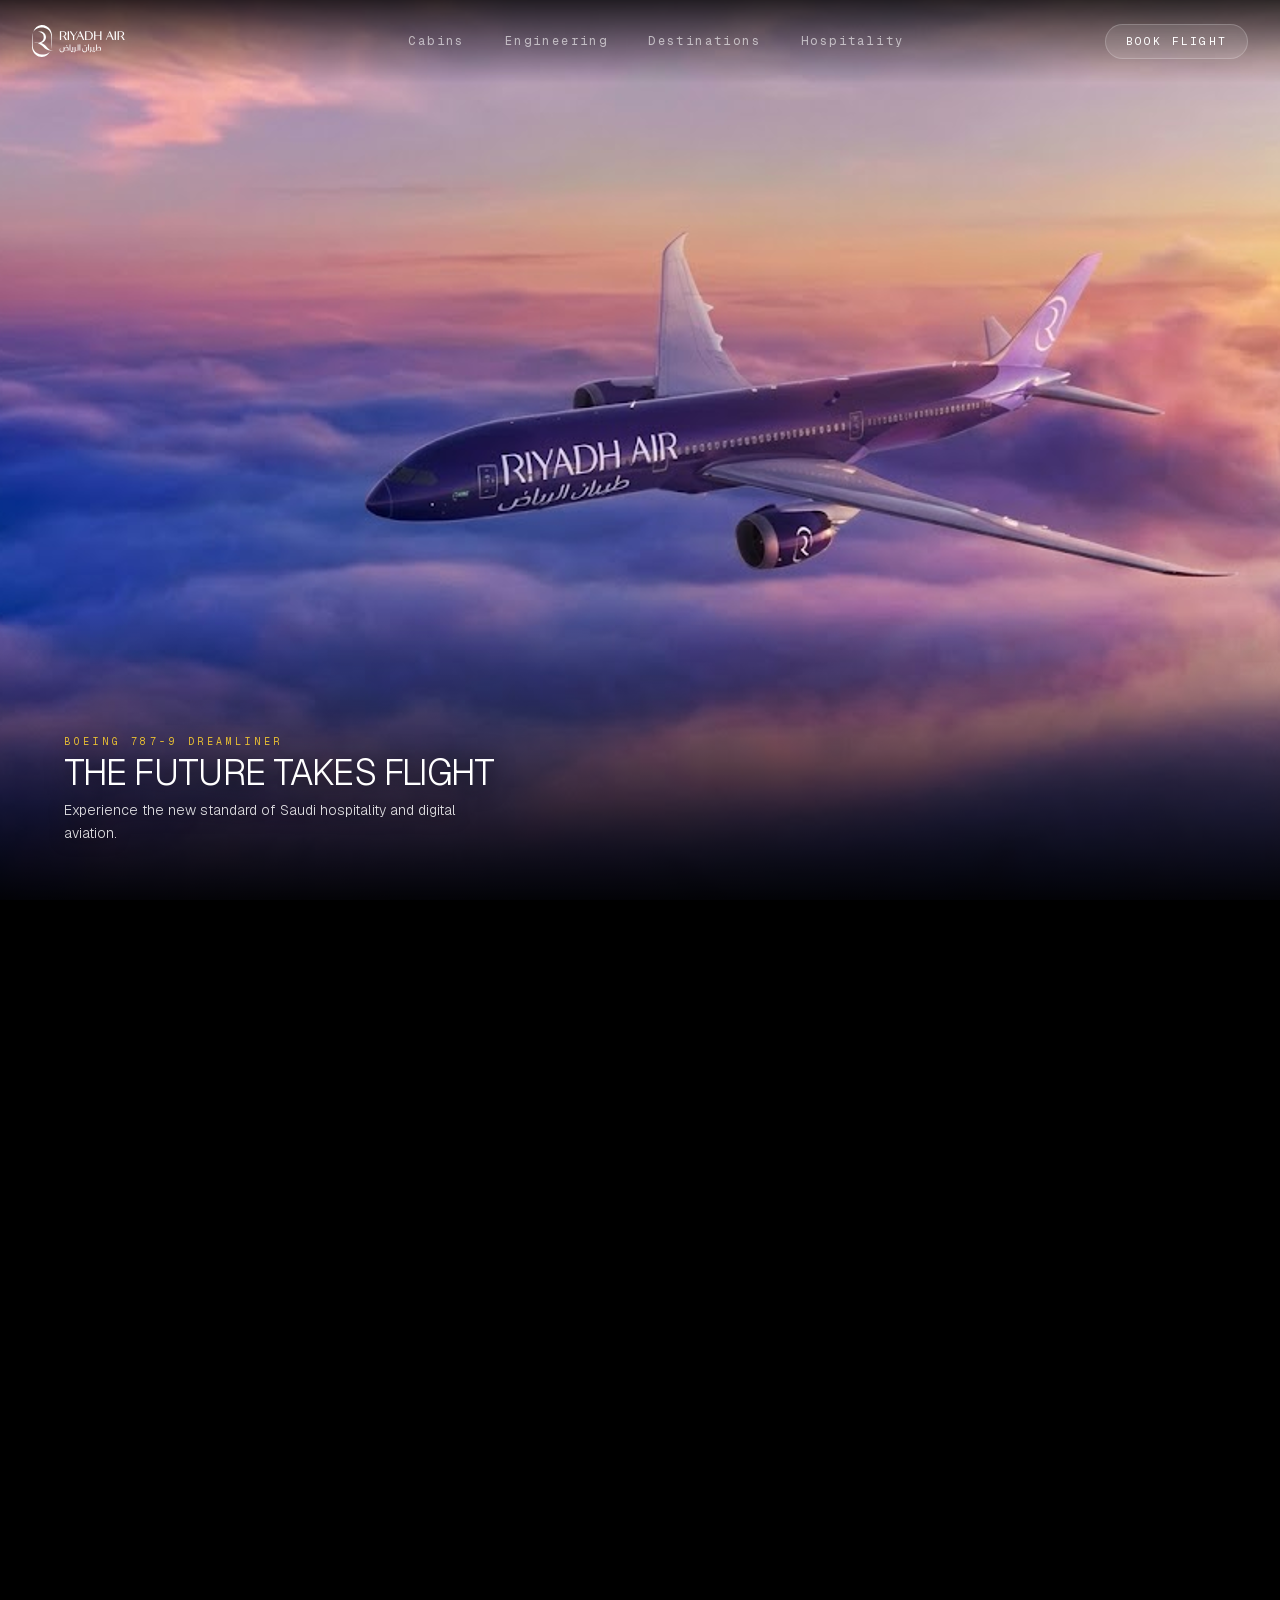
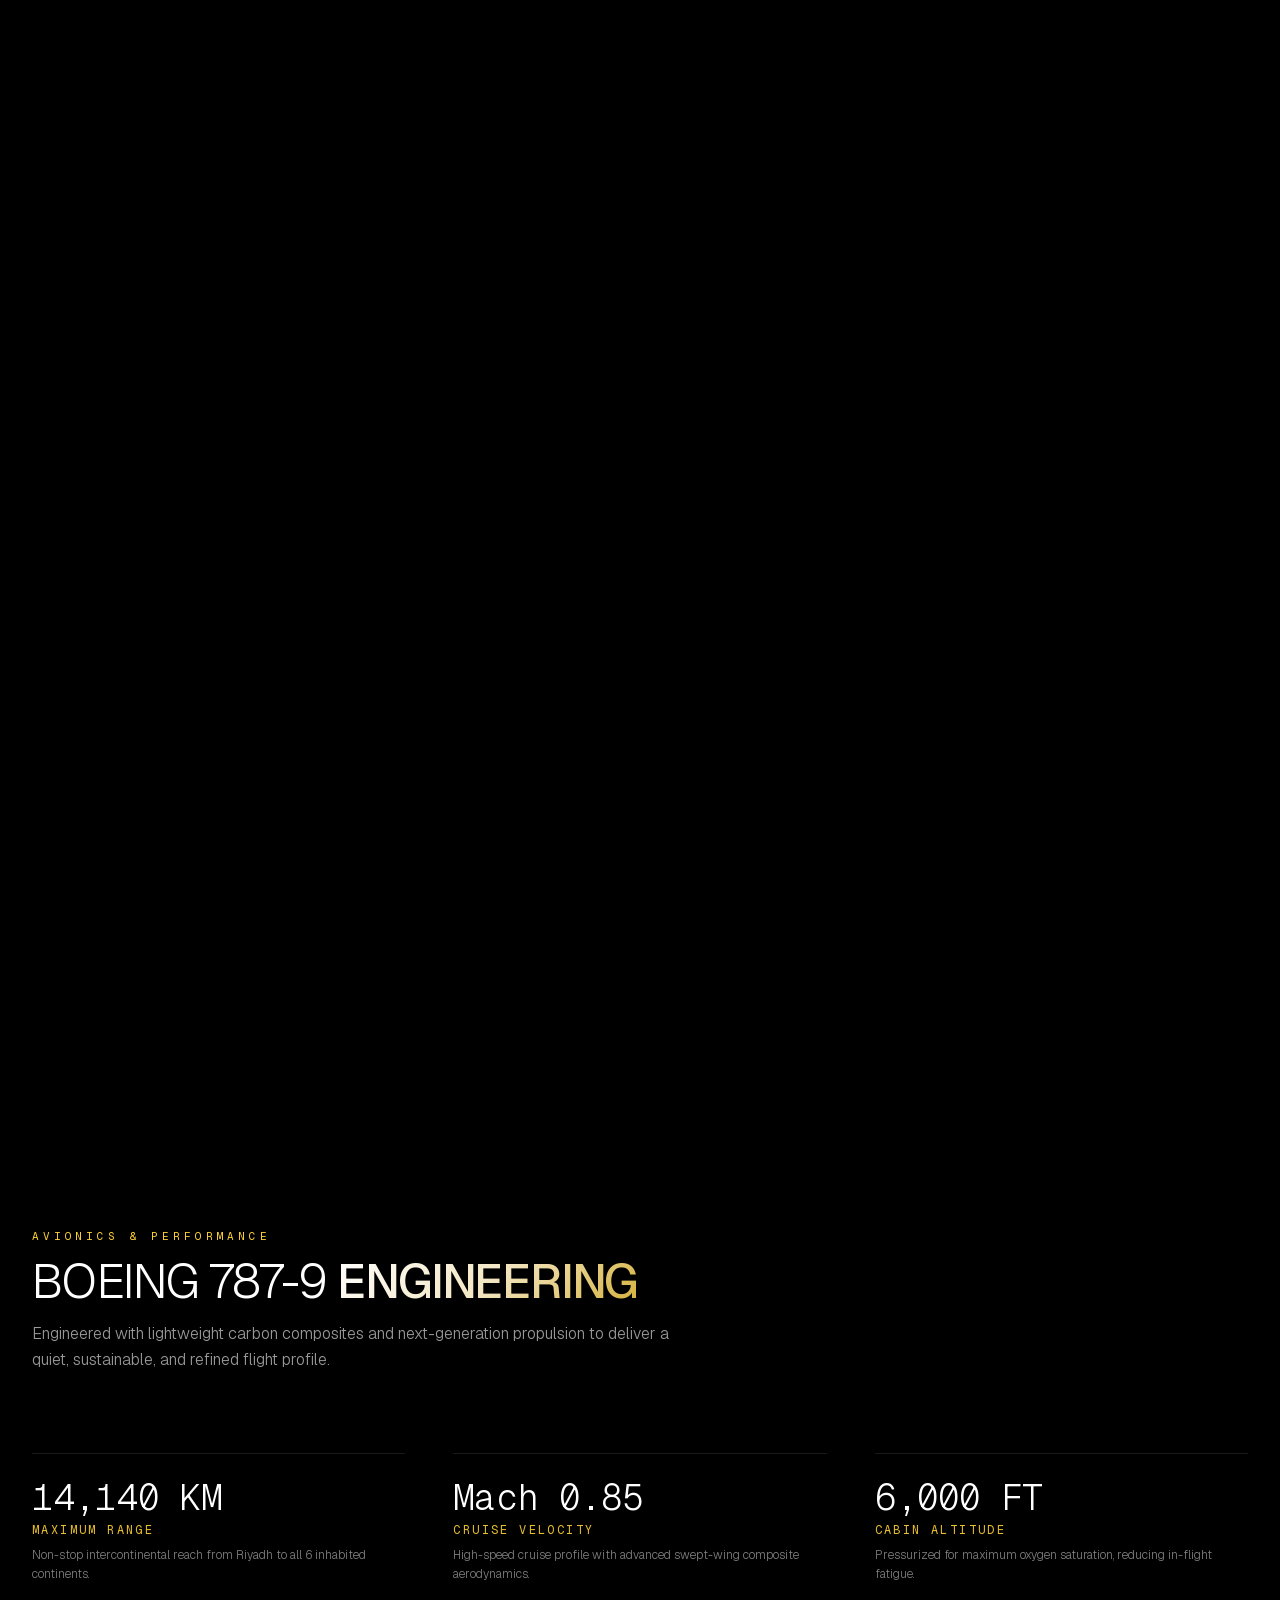
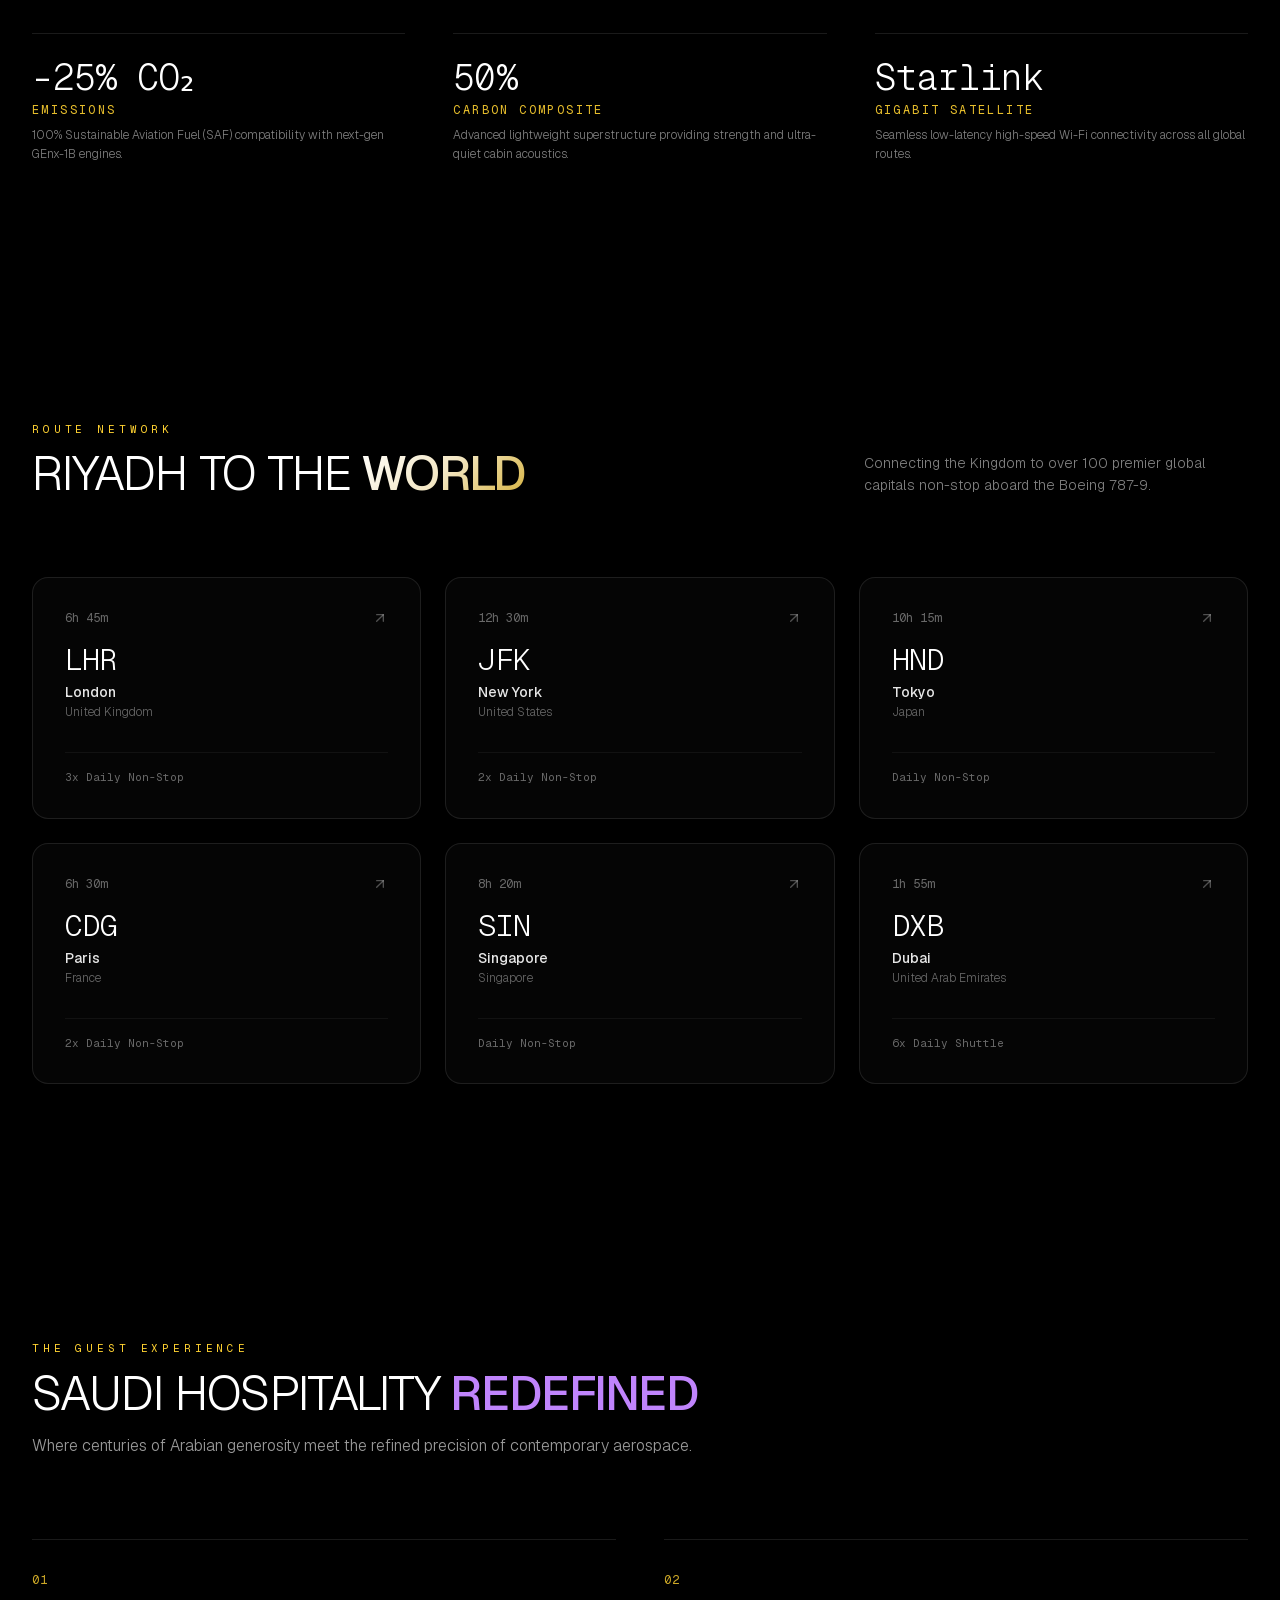
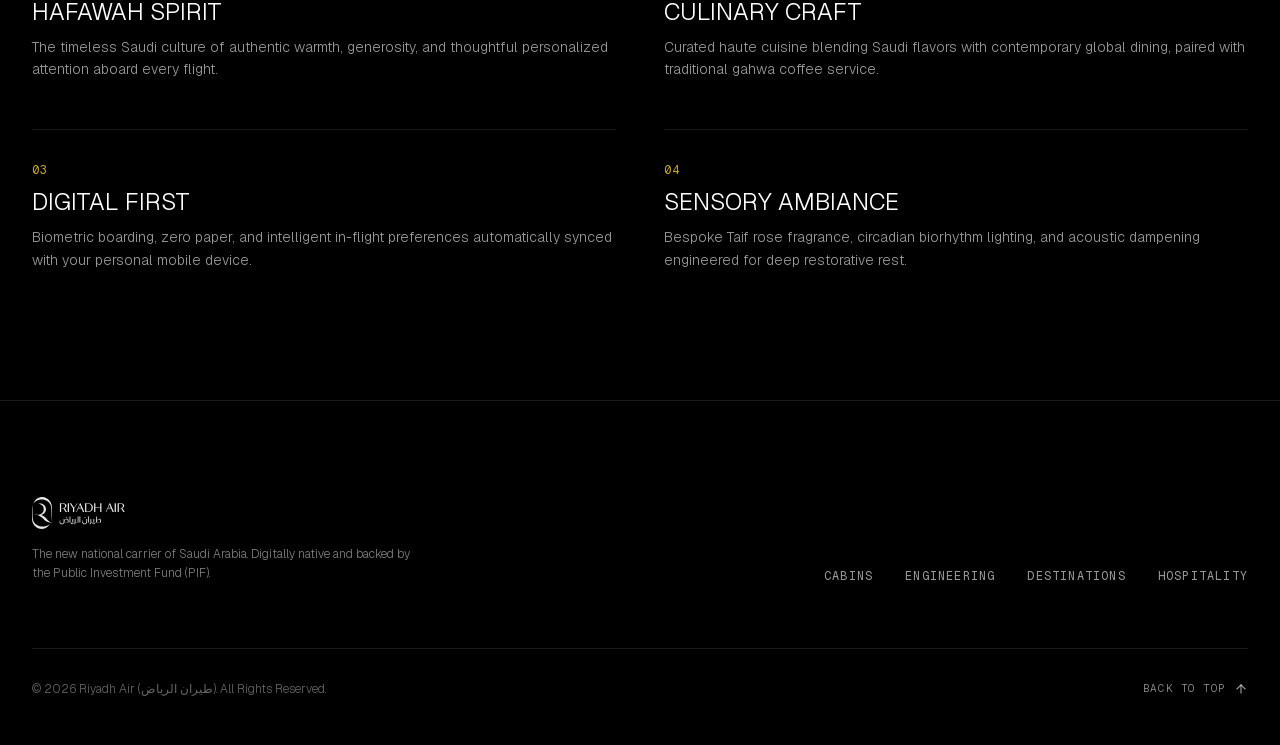
<file: index.html>
<!DOCTYPE html><html lang="en" class="geist_a71539c9-module__T19VSG__variable geist_mono_8d43a2aa-module__8Li5zG__variable h-full antialiased dark"><head><meta charSet="utf-8"/><meta name="viewport" content="width=device-width, initial-scale=1"/><link rel="preload" href="/_next/static/media/797e433ab948586e-s.p.0r6juujl39pe6.woff2" as="font" crossorigin="" type="font/woff2"/><link rel="preload" href="/_next/static/media/caa3a2e1cccd8315-s.p.0wgildi0cnwt9.woff2" as="font" crossorigin="" type="font/woff2"/><link rel="preload" as="image" href="/rx-riyadh_air-logo_vector-white-12082025.svg"/><link rel="stylesheet" href="/_next/static/chunks/3_kkh26kszpf9.css" data-precedence="next"/><link rel="preload" as="script" fetchPriority="low" href="/_next/static/chunks/12aruqaur5huj.js"/><script src="/_next/static/chunks/0_i_z5y45w3ww.js" async=""></script><script src="/_next/static/chunks/1mkbuudhndal5.js" async=""></script><script src="/_next/static/chunks/turbopack-180aqnlklkj0g.js" async=""></script><script src="/_next/static/chunks/3fntmmi971322.js" async="" crossorigin=""></script><script src="/_next/static/chunks/2n-rx46i3fr04.js" async="" crossorigin=""></script><meta name="theme-color" content="#000000"/><title>Riyadh Air | Flagship Boeing 787 Experience</title><meta name="description" content="Explore the digital-first cabin architecture of the Riyadh Air Boeing 787 Dreamliner. Saudi warmth and luxury Business Class Suites."/><link rel="icon" href="/favicon.ico?favicon.2vob68tjqpejf.ico" sizes="256x256" type="image/x-icon"/><meta name="next-size-adjust" content=""/><script src="/_next/static/chunks/0cz1d0mv5g_q7.js" noModule=""></script></head><body class="min-h-full flex flex-col bg-black text-white selection:bg-purple-600 selection:text-white"><div hidden=""><!--$--><!--/$--></div><main class="min-h-screen bg-[#0B0612] text-white selection:bg-purple-600 selection:text-white relative"><header class="fixed top-0 left-0 right-0 z-50 transition-all duration-500 py-6 bg-gradient-to-b from-black/80 to-transparent"><div class="max-w-7xl mx-auto px-6 sm:px-8 flex items-center justify-between"><a href="#" class="group flex items-center focus:outline-none" aria-label="Riyadh Air"><div class="relative w-36 sm:w-44 h-8 transition-opacity duration-300 group-hover:opacity-80"><img alt="Riyadh Air" decoding="async" data-nimg="fill" class="object-contain object-left" style="position:absolute;height:100%;width:100%;left:0;top:0;right:0;bottom:0;color:transparent" src="/rx-riyadh_air-logo_vector-white-12082025.svg"/></div></a><nav class="hidden md:flex items-center gap-10 text-xs font-mono tracking-[0.2em] uppercase"><button class="text-white/60 hover:text-white transition-colors">Cabins</button><button class="text-white/60 hover:text-white transition-colors">Engineering</button><button class="text-white/60 hover:text-white transition-colors">Destinations</button><button class="text-white/60 hover:text-white transition-colors">Hospitality</button></nav><div class="flex items-center gap-4"><button class="px-5 py-2 rounded-full font-mono text-[11px] tracking-[0.2em] uppercase transition-all duration-300 bg-white/10 hover:bg-white text-white hover:text-black border border-white/20">Book Flight</button><button class="md:hidden p-2 text-white/70 hover:text-white focus:outline-none" aria-label="Toggle Menu"><svg xmlns="http://www.w3.org/2000/svg" width="24" height="24" viewBox="0 0 24 24" fill="none" stroke="currentColor" stroke-width="2" stroke-linecap="round" stroke-linejoin="round" class="lucide lucide-menu w-5 h-5" aria-hidden="true"><path d="M4 5h16"></path><path d="M4 12h16"></path><path d="M4 19h16"></path></svg></button></div></div></header><div id="cabin-experience"><div class="fixed inset-0 z-50 flex flex-col items-center justify-center bg-[#000000] text-white select-none transition-opacity duration-300 opacity-100 pointer-events-auto"><div class="flex flex-col items-center max-w-xs w-full text-center px-4"><div class="relative w-36 sm:w-40 h-10 mb-6 opacity-90"><img alt="Riyadh Air" decoding="async" data-nimg="fill" class="object-contain" style="position:absolute;height:100%;width:100%;left:0;top:0;right:0;bottom:0;color:transparent" src="/rx-riyadh_air-logo_vector-white-12082025.svg"/></div><div class="w-32 sm:w-36 h-[1.5px] bg-white/10 relative overflow-hidden mb-2 rounded-full"><div class="absolute inset-y-0 left-0 bg-gradient-to-r from-[#C084FC] to-[#D4AF37] transition-all duration-75" style="width:0%"></div></div><span class="font-mono text-[9px] sm:text-[10px] tracking-[0.3em] text-white/40 uppercase">0<!-- -->%</span></div></div><div class="relative w-full h-[300vh] bg-[#000000]"><div class="sticky top-0 h-[100dvh] w-full overflow-hidden flex items-center justify-center bg-[#000000]"><canvas class="absolute inset-0 w-full h-full block select-none z-0"></canvas><div class="absolute inset-x-0 bottom-0 h-64 sm:h-72 pointer-events-none z-10 bg-gradient-to-t from-black/95 via-black/50 to-transparent"></div><div class="absolute inset-x-5 sm:inset-x-16 bottom-6 sm:bottom-14 z-20 pointer-events-none pb-[env(safe-area-inset-bottom,0px)]"><div style="opacity:1;transform:translate3d(0, 0px, 0)" class="max-w-xl will-change-[transform,opacity]"><span class="text-[9px] sm:text-[10px] font-mono tracking-[0.35em] text-amber-300/90 uppercase block mb-1 drop-shadow-[0_2px_8px_rgba(0,0,0,0.9)]">BOEING 787-9 DREAMLINER</span><h1 class="text-2xl sm:text-4xl font-light tracking-tight text-white uppercase drop-shadow-[0_2px_12px_rgba(0,0,0,0.95)]">The Future Takes Flight</h1><p class="mt-1 sm:mt-1.5 text-xs sm:text-sm text-white/85 font-light max-w-xs sm:max-w-md drop-shadow-[0_2px_8px_rgba(0,0,0,0.95)] leading-relaxed">Experience the new standard of Saudi hospitality and digital aviation.</p></div><div style="opacity:0;transform:translate3d(0, 24px, 0)" class="max-w-xl will-change-[transform,opacity] absolute inset-x-0 bottom-0"><span class="text-[9px] sm:text-[10px] font-mono tracking-[0.35em] text-amber-300/90 uppercase block mb-1 drop-shadow-[0_2px_8px_rgba(0,0,0,0.9)]">01 / BUSINESS SUITES</span><h2 class="text-2xl sm:text-4xl font-light tracking-tight text-white uppercase drop-shadow-[0_2px_12px_rgba(0,0,0,0.95)]">Unrivaled Privacy</h2><p class="mt-1 sm:mt-1.5 text-xs sm:text-sm text-white/85 font-light max-w-xs sm:max-w-md drop-shadow-[0_2px_8px_rgba(0,0,0,0.95)] leading-relaxed">1.4m sliding doors, lie-flat suites, and direct aisle access.</p></div><div style="opacity:0;transform:translate3d(0, 24px, 0)" class="max-w-xl will-change-[transform,opacity] absolute inset-x-0 bottom-0"><span class="text-[9px] sm:text-[10px] font-mono tracking-[0.35em] text-amber-300/90 uppercase block mb-1 drop-shadow-[0_2px_8px_rgba(0,0,0,0.9)]">02 / PREMIUM COMFORT</span><h2 class="text-2xl sm:text-4xl font-light tracking-tight text-white uppercase drop-shadow-[0_2px_12px_rgba(0,0,0,0.95)]">Elevated Space</h2><p class="mt-1 sm:mt-1.5 text-xs sm:text-sm text-white/85 font-light max-w-xs sm:max-w-md drop-shadow-[0_2px_8px_rgba(0,0,0,0.95)] leading-relaxed">38-inch pitch, winged headrests, and chef-curated dining.</p></div><div style="opacity:0;transform:translate3d(0, 24px, 0)" class="max-w-xl will-change-[transform,opacity] absolute inset-x-0 bottom-0"><span class="text-[9px] sm:text-[10px] font-mono tracking-[0.35em] text-amber-300/90 uppercase block mb-1 drop-shadow-[0_2px_8px_rgba(0,0,0,0.9)]">03 / CONNECTED CABIN</span><h2 class="text-2xl sm:text-4xl font-light tracking-tight text-white uppercase drop-shadow-[0_2px_12px_rgba(0,0,0,0.95)]">Digital First</h2><p class="mt-1 sm:mt-1.5 text-xs sm:text-sm text-white/85 font-light max-w-xs sm:max-w-md drop-shadow-[0_2px_8px_rgba(0,0,0,0.95)] leading-relaxed">High-speed Starlink Wi-Fi and 4K HDR displays across every row.</p></div></div><div id="booking-section" style="opacity:0;transform:translate3d(0, 30px, 0)" class="absolute inset-x-4 sm:inset-x-12 md:max-w-3xl mx-auto bottom-5 sm:bottom-12 z-30 will-change-[transform,opacity] pb-[env(safe-area-inset-bottom,0px)]"><div class="p-4 sm:p-7 rounded-2xl sm:rounded-3xl bg-black/90 sm:bg-black/75 backdrop-blur-xl border border-white/15 shadow-2xl"><div class="flex items-center justify-between gap-2 mb-3 sm:mb-4"><span class="text-[9px] sm:text-[10px] font-mono tracking-[0.25em] text-amber-300 uppercase">Reserve Flight</span><div class="flex items-center gap-1 sm:gap-2"><button type="button" class="px-2.5 sm:px-3 py-1 rounded-full font-mono text-[9px] sm:text-[10px] uppercase tracking-wider transition-all border border-amber-400/80 bg-amber-400/15 text-amber-300 font-semibold">Business</button><button type="button" class="px-2.5 sm:px-3 py-1 rounded-full font-mono text-[9px] sm:text-[10px] uppercase tracking-wider transition-all border border-white/10 text-white/40 hover:text-white">Premium</button><button type="button" class="px-2.5 sm:px-3 py-1 rounded-full font-mono text-[9px] sm:text-[10px] uppercase tracking-wider transition-all border border-white/10 text-white/40 hover:text-white">Economy</button></div></div><form class="grid grid-cols-2 sm:grid-cols-3 lg:grid-cols-4 gap-2"><div class="col-span-1 p-2 sm:p-2.5 rounded-xl bg-white/5 border border-white/10"><label class="block text-[8px] font-mono uppercase tracking-widest text-white/40 mb-0.5">From</label><select class="w-full bg-transparent text-white text-xs font-medium focus:outline-none cursor-pointer"><option value="RUH" class="bg-[#121212] text-white" selected="">RUH • Riyadh</option><option value="JED" class="bg-[#121212] text-white">JED • Jeddah</option></select></div><div class="col-span-1 p-2 sm:p-2.5 rounded-xl bg-white/5 border border-white/10"><label class="block text-[8px] font-mono uppercase tracking-widest text-white/40 mb-0.5">To</label><select class="w-full bg-transparent text-white text-xs font-medium focus:outline-none cursor-pointer"><option value="LHR" class="bg-[#121212] text-white" selected="">LHR<!-- --> • <!-- -->London</option><option value="JFK" class="bg-[#121212] text-white">JFK<!-- --> • <!-- -->New York</option><option value="CDG" class="bg-[#121212] text-white">CDG<!-- --> • <!-- -->Paris</option><option value="HND" class="bg-[#121212] text-white">HND<!-- --> • <!-- -->Tokyo</option><option value="DXB" class="bg-[#121212] text-white">DXB<!-- --> • <!-- -->Dubai</option><option value="SIN" class="bg-[#121212] text-white">SIN<!-- --> • <!-- -->Singapore</option><option value="FRA" class="bg-[#121212] text-white">FRA<!-- --> • <!-- -->Frankfurt</option><option value="CAI" class="bg-[#121212] text-white">CAI<!-- --> • <!-- -->Cairo</option></select></div><div class="col-span-2 sm:col-span-1 p-2 sm:p-2.5 rounded-xl bg-white/5 border border-white/10"><label class="block text-[8px] font-mono uppercase tracking-widest text-white/40 mb-0.5">Date</label><input type="date" class="w-full bg-transparent text-xs text-white focus:outline-none cursor-pointer [color-scheme:dark]" value="2026-10-15"/></div><div class="col-span-2 sm:col-span-3 lg:col-span-1 flex flex-col justify-end"><button type="submit" class="w-full h-full min-h-[38px] sm:min-h-[42px] py-2 px-4 rounded-xl font-mono text-[10px] tracking-widest uppercase transition-all bg-white text-black hover:bg-white/90 active:scale-[0.98] font-semibold flex items-center justify-center gap-1.5 shadow-lg"><span>Reserve</span><svg xmlns="http://www.w3.org/2000/svg" width="24" height="24" viewBox="0 0 24 24" fill="none" stroke="currentColor" stroke-width="2" stroke-linecap="round" stroke-linejoin="round" class="lucide lucide-arrow-right w-3.5 h-3.5" aria-hidden="true"><path d="M5 12h14"></path><path d="m12 5 7 7-7 7"></path></svg></button></div></form></div></div></div></div></div><section id="fleet-specs" class="relative py-32 px-6 sm:px-8 bg-[#000000] text-white"><div class="max-w-7xl mx-auto"><div class="max-w-2xl mb-20"><span class="text-[11px] font-mono tracking-[0.35em] text-amber-300 uppercase block mb-3">Avionics &amp; Performance</span><h2 class="text-3xl sm:text-5xl font-light tracking-tight text-white uppercase">Boeing 787-9 <span class="font-medium gold-gradient-text">Engineering</span></h2><p class="mt-4 text-sm sm:text-base text-white/60 font-light leading-relaxed">Engineered with lightweight carbon composites and next-generation propulsion to deliver a quiet, sustainable, and refined flight profile.</p></div><div class="grid grid-cols-1 md:grid-cols-2 lg:grid-cols-3 gap-10 sm:gap-12"><div class="border-t border-white/10 pt-6"><div class="text-3xl sm:text-4xl font-light text-white tracking-tight mb-1 font-mono">14,140 KM</div><div class="text-xs font-mono uppercase tracking-[0.2em] text-amber-300/90 mb-2">Maximum Range</div><p class="text-xs text-white/50 leading-relaxed font-light">Non-stop intercontinental reach from Riyadh to all 6 inhabited continents.</p></div><div class="border-t border-white/10 pt-6"><div class="text-3xl sm:text-4xl font-light text-white tracking-tight mb-1 font-mono">Mach 0.85</div><div class="text-xs font-mono uppercase tracking-[0.2em] text-amber-300/90 mb-2">Cruise Velocity</div><p class="text-xs text-white/50 leading-relaxed font-light">High-speed cruise profile with advanced swept-wing composite aerodynamics.</p></div><div class="border-t border-white/10 pt-6"><div class="text-3xl sm:text-4xl font-light text-white tracking-tight mb-1 font-mono">6,000 FT</div><div class="text-xs font-mono uppercase tracking-[0.2em] text-amber-300/90 mb-2">Cabin Altitude</div><p class="text-xs text-white/50 leading-relaxed font-light">Pressurized for maximum oxygen saturation, reducing in-flight fatigue.</p></div><div class="border-t border-white/10 pt-6"><div class="text-3xl sm:text-4xl font-light text-white tracking-tight mb-1 font-mono">-25% CO₂</div><div class="text-xs font-mono uppercase tracking-[0.2em] text-amber-300/90 mb-2">Emissions</div><p class="text-xs text-white/50 leading-relaxed font-light">100% Sustainable Aviation Fuel (SAF) compatibility with next-gen GEnx-1B engines.</p></div><div class="border-t border-white/10 pt-6"><div class="text-3xl sm:text-4xl font-light text-white tracking-tight mb-1 font-mono">50%</div><div class="text-xs font-mono uppercase tracking-[0.2em] text-amber-300/90 mb-2">Carbon Composite</div><p class="text-xs text-white/50 leading-relaxed font-light">Advanced lightweight superstructure providing strength and ultra-quiet cabin acoustics.</p></div><div class="border-t border-white/10 pt-6"><div class="text-3xl sm:text-4xl font-light text-white tracking-tight mb-1 font-mono">Starlink</div><div class="text-xs font-mono uppercase tracking-[0.2em] text-amber-300/90 mb-2">Gigabit Satellite</div><p class="text-xs text-white/50 leading-relaxed font-light">Seamless low-latency high-speed Wi-Fi connectivity across all global routes.</p></div></div></div></section><section id="destinations" class="relative py-32 px-6 sm:px-8 bg-[#000000] text-white"><div class="max-w-7xl mx-auto"><div class="flex flex-col md:flex-row md:items-end justify-between gap-6 mb-20"><div><span class="text-[11px] font-mono tracking-[0.35em] text-amber-300 uppercase block mb-3">Route Network</span><h2 class="text-3xl sm:text-5xl font-light tracking-tight text-white uppercase">Riyadh To The <span class="font-medium gold-gradient-text">World</span></h2></div><p class="text-xs sm:text-sm text-white/50 max-w-sm font-light leading-relaxed">Connecting the Kingdom to over 100 premier global capitals non-stop aboard the Boeing 787-9.</p></div><div class="grid grid-cols-1 md:grid-cols-2 lg:grid-cols-3 gap-6"><div class="group p-8 rounded-2xl bg-white/[0.02] hover:bg-white/[0.05] border border-white/10 hover:border-white/20 transition-all duration-300 cursor-pointer flex flex-col justify-between"><div><div class="flex items-center justify-between mb-4 text-xs font-mono text-white/40"><span>6h 45m</span><svg xmlns="http://www.w3.org/2000/svg" width="24" height="24" viewBox="0 0 24 24" fill="none" stroke="currentColor" stroke-width="2" stroke-linecap="round" stroke-linejoin="round" class="lucide lucide-arrow-up-right w-4 h-4 text-white/30 group-hover:text-amber-300 transition-colors" aria-hidden="true"><path d="M7 7h10v10"></path><path d="M7 17 17 7"></path></svg></div><div class="text-3xl font-light tracking-tight text-white font-mono mb-1">LHR</div><div class="text-sm font-medium text-white/90">London</div><div class="text-xs text-white/40 font-light mt-0.5">United Kingdom</div></div><div class="mt-8 pt-4 border-t border-white/5 text-[11px] font-mono text-white/40">3x Daily Non-Stop</div></div><div class="group p-8 rounded-2xl bg-white/[0.02] hover:bg-white/[0.05] border border-white/10 hover:border-white/20 transition-all duration-300 cursor-pointer flex flex-col justify-between"><div><div class="flex items-center justify-between mb-4 text-xs font-mono text-white/40"><span>12h 30m</span><svg xmlns="http://www.w3.org/2000/svg" width="24" height="24" viewBox="0 0 24 24" fill="none" stroke="currentColor" stroke-width="2" stroke-linecap="round" stroke-linejoin="round" class="lucide lucide-arrow-up-right w-4 h-4 text-white/30 group-hover:text-amber-300 transition-colors" aria-hidden="true"><path d="M7 7h10v10"></path><path d="M7 17 17 7"></path></svg></div><div class="text-3xl font-light tracking-tight text-white font-mono mb-1">JFK</div><div class="text-sm font-medium text-white/90">New York</div><div class="text-xs text-white/40 font-light mt-0.5">United States</div></div><div class="mt-8 pt-4 border-t border-white/5 text-[11px] font-mono text-white/40">2x Daily Non-Stop</div></div><div class="group p-8 rounded-2xl bg-white/[0.02] hover:bg-white/[0.05] border border-white/10 hover:border-white/20 transition-all duration-300 cursor-pointer flex flex-col justify-between"><div><div class="flex items-center justify-between mb-4 text-xs font-mono text-white/40"><span>10h 15m</span><svg xmlns="http://www.w3.org/2000/svg" width="24" height="24" viewBox="0 0 24 24" fill="none" stroke="currentColor" stroke-width="2" stroke-linecap="round" stroke-linejoin="round" class="lucide lucide-arrow-up-right w-4 h-4 text-white/30 group-hover:text-amber-300 transition-colors" aria-hidden="true"><path d="M7 7h10v10"></path><path d="M7 17 17 7"></path></svg></div><div class="text-3xl font-light tracking-tight text-white font-mono mb-1">HND</div><div class="text-sm font-medium text-white/90">Tokyo</div><div class="text-xs text-white/40 font-light mt-0.5">Japan</div></div><div class="mt-8 pt-4 border-t border-white/5 text-[11px] font-mono text-white/40">Daily Non-Stop</div></div><div class="group p-8 rounded-2xl bg-white/[0.02] hover:bg-white/[0.05] border border-white/10 hover:border-white/20 transition-all duration-300 cursor-pointer flex flex-col justify-between"><div><div class="flex items-center justify-between mb-4 text-xs font-mono text-white/40"><span>6h 30m</span><svg xmlns="http://www.w3.org/2000/svg" width="24" height="24" viewBox="0 0 24 24" fill="none" stroke="currentColor" stroke-width="2" stroke-linecap="round" stroke-linejoin="round" class="lucide lucide-arrow-up-right w-4 h-4 text-white/30 group-hover:text-amber-300 transition-colors" aria-hidden="true"><path d="M7 7h10v10"></path><path d="M7 17 17 7"></path></svg></div><div class="text-3xl font-light tracking-tight text-white font-mono mb-1">CDG</div><div class="text-sm font-medium text-white/90">Paris</div><div class="text-xs text-white/40 font-light mt-0.5">France</div></div><div class="mt-8 pt-4 border-t border-white/5 text-[11px] font-mono text-white/40">2x Daily Non-Stop</div></div><div class="group p-8 rounded-2xl bg-white/[0.02] hover:bg-white/[0.05] border border-white/10 hover:border-white/20 transition-all duration-300 cursor-pointer flex flex-col justify-between"><div><div class="flex items-center justify-between mb-4 text-xs font-mono text-white/40"><span>8h 20m</span><svg xmlns="http://www.w3.org/2000/svg" width="24" height="24" viewBox="0 0 24 24" fill="none" stroke="currentColor" stroke-width="2" stroke-linecap="round" stroke-linejoin="round" class="lucide lucide-arrow-up-right w-4 h-4 text-white/30 group-hover:text-amber-300 transition-colors" aria-hidden="true"><path d="M7 7h10v10"></path><path d="M7 17 17 7"></path></svg></div><div class="text-3xl font-light tracking-tight text-white font-mono mb-1">SIN</div><div class="text-sm font-medium text-white/90">Singapore</div><div class="text-xs text-white/40 font-light mt-0.5">Singapore</div></div><div class="mt-8 pt-4 border-t border-white/5 text-[11px] font-mono text-white/40">Daily Non-Stop</div></div><div class="group p-8 rounded-2xl bg-white/[0.02] hover:bg-white/[0.05] border border-white/10 hover:border-white/20 transition-all duration-300 cursor-pointer flex flex-col justify-between"><div><div class="flex items-center justify-between mb-4 text-xs font-mono text-white/40"><span>1h 55m</span><svg xmlns="http://www.w3.org/2000/svg" width="24" height="24" viewBox="0 0 24 24" fill="none" stroke="currentColor" stroke-width="2" stroke-linecap="round" stroke-linejoin="round" class="lucide lucide-arrow-up-right w-4 h-4 text-white/30 group-hover:text-amber-300 transition-colors" aria-hidden="true"><path d="M7 7h10v10"></path><path d="M7 17 17 7"></path></svg></div><div class="text-3xl font-light tracking-tight text-white font-mono mb-1">DXB</div><div class="text-sm font-medium text-white/90">Dubai</div><div class="text-xs text-white/40 font-light mt-0.5">United Arab Emirates</div></div><div class="mt-8 pt-4 border-t border-white/5 text-[11px] font-mono text-white/40">6x Daily Shuttle</div></div></div></div></section><section id="hospitality" class="relative py-32 px-6 sm:px-8 bg-[#000000] text-white"><div class="max-w-7xl mx-auto"><div class="max-w-2xl mb-20"><span class="text-[11px] font-mono tracking-[0.35em] text-amber-300 uppercase block mb-3">The Guest Experience</span><h2 class="text-3xl sm:text-5xl font-light tracking-tight text-white uppercase">Saudi Hospitality <span class="font-medium text-[#C084FC]">Redefined</span></h2><p class="mt-4 text-sm sm:text-base text-white/60 font-light leading-relaxed">Where centuries of Arabian generosity meet the refined precision of contemporary aerospace.</p></div><div class="grid grid-cols-1 md:grid-cols-2 gap-12"><div class="border-t border-white/10 pt-8"><span class="font-mono text-xs text-amber-300/80 tracking-widest block mb-2">01</span><h3 class="text-xl sm:text-2xl font-light text-white mb-2 uppercase">Hafawah Spirit</h3><p class="text-xs sm:text-sm text-white/60 leading-relaxed font-light">The timeless Saudi culture of authentic warmth, generosity, and thoughtful personalized attention aboard every flight.</p></div><div class="border-t border-white/10 pt-8"><span class="font-mono text-xs text-amber-300/80 tracking-widest block mb-2">02</span><h3 class="text-xl sm:text-2xl font-light text-white mb-2 uppercase">Culinary Craft</h3><p class="text-xs sm:text-sm text-white/60 leading-relaxed font-light">Curated haute cuisine blending Saudi flavors with contemporary global dining, paired with traditional gahwa coffee service.</p></div><div class="border-t border-white/10 pt-8"><span class="font-mono text-xs text-amber-300/80 tracking-widest block mb-2">03</span><h3 class="text-xl sm:text-2xl font-light text-white mb-2 uppercase">Digital First</h3><p class="text-xs sm:text-sm text-white/60 leading-relaxed font-light">Biometric boarding, zero paper, and intelligent in-flight preferences automatically synced with your personal mobile device.</p></div><div class="border-t border-white/10 pt-8"><span class="font-mono text-xs text-amber-300/80 tracking-widest block mb-2">04</span><h3 class="text-xl sm:text-2xl font-light text-white mb-2 uppercase">Sensory Ambiance</h3><p class="text-xs sm:text-sm text-white/60 leading-relaxed font-light">Bespoke Taif rose fragrance, circadian biorhythm lighting, and acoustic dampening engineered for deep restorative rest.</p></div></div></div></section><footer class="relative bg-[#000000] border-t border-white/10 text-white pt-24 pb-12 px-6 sm:px-8"><div class="max-w-7xl mx-auto"><div class="flex flex-col md:flex-row items-start md:items-end justify-between gap-10 pb-16 border-b border-white/10"><div class="space-y-4"><div class="relative w-44 h-8 opacity-90"><img alt="Riyadh Air" loading="lazy" decoding="async" data-nimg="fill" class="object-contain object-left" style="position:absolute;height:100%;width:100%;left:0;top:0;right:0;bottom:0;color:transparent" src="/rx-riyadh_air-logo_vector-white-12082025.svg"/></div><p class="text-xs text-white/50 max-w-sm font-light leading-relaxed">The new national carrier of Saudi Arabia. Digitally native and backed by the Public Investment Fund (PIF).</p></div><div class="flex flex-wrap items-center gap-8 text-xs font-mono text-white/60 uppercase tracking-widest"><a href="#cabin-experience" class="hover:text-white transition-colors">Cabins</a><a href="#fleet-specs" class="hover:text-white transition-colors">Engineering</a><a href="#destinations" class="hover:text-white transition-colors">Destinations</a><a href="#hospitality" class="hover:text-white transition-colors">Hospitality</a></div></div><div class="pt-8 flex flex-col sm:flex-row items-center justify-between gap-4 text-xs text-white/40 font-light"><div>© <!-- -->2026<!-- --> Riyadh Air (طيران الرياض). All Rights Reserved.</div><button class="flex items-center gap-2 text-white/60 hover:text-white transition-colors font-mono text-[11px] uppercase tracking-wider"><span>Back to Top</span><svg xmlns="http://www.w3.org/2000/svg" width="24" height="24" viewBox="0 0 24 24" fill="none" stroke="currentColor" stroke-width="2" stroke-linecap="round" stroke-linejoin="round" class="lucide lucide-arrow-up w-3.5 h-3.5" aria-hidden="true"><path d="m5 12 7-7 7 7"></path><path d="M12 19V5"></path></svg></button></div></div></footer></main><!--$--><!--/$--><script src="/_next/static/chunks/12aruqaur5huj.js" id="_R_" async=""></script><script>(self.__next_f=self.__next_f||[]).push([0])</script><script>self.__next_f.push([1,"1:\"$Sreact.fragment\"\n2:I[39756,[\"/_next/static/chunks/3fntmmi971322.js\"],\"default\"]\n3:I[37457,[\"/_next/static/chunks/3fntmmi971322.js\"],\"default\"]\n4:I[62319,[\"/_next/static/chunks/3fntmmi971322.js\",\"/_next/static/chunks/2n-rx46i3fr04.js\"],\"default\"]\n5:I[55786,[\"/_next/static/chunks/3fntmmi971322.js\",\"/_next/static/chunks/2n-rx46i3fr04.js\"],\"default\"]\n6:I[87698,[\"/_next/static/chunks/3fntmmi971322.js\",\"/_next/static/chunks/2n-rx46i3fr04.js\"],\"default\"]\n7:I[28560,[\"/_next/static/chunks/3fntmmi971322.js\",\"/_next/static/chunks/2n-rx46i3fr04.js\"],\"default\"]\n8:I[37439,[\"/_next/static/chunks/3fntmmi971322.js\",\"/_next/static/chunks/2n-rx46i3fr04.js\"],\"default\"]\n9:I[56691,[\"/_next/static/chunks/3fntmmi971322.js\",\"/_next/static/chunks/2n-rx46i3fr04.js\"],\"default\"]\na:I[97367,[\"/_next/static/chunks/3fntmmi971322.js\"],\"OutletBoundary\"]\nb:\"$Sreact.suspense\"\nd:I[97367,[\"/_next/static/chunks/3fntmmi971322.js\"],\"ViewportBoundary\"]\nf:I[97367,[\"/_next/static/chunks/3fntmmi971322.js\"],\"MetadataBoundary\"]\n11:I[68027,[\"/_next/static/chunks/3fntmmi971322.js\"],\"default\",1]\n:HL[\"/_next/static/chunks/3_kkh26kszpf9.css\",\"style\"]\n:HL[\"/_next/static/media/797e433ab948586e-s.p.0r6juujl39pe6.woff2\",\"font\",{\"crossOrigin\":\"\",\"type\":\"font/woff2\"}]\n:HL[\"/_next/static/media/caa3a2e1cccd8315-s.p.0wgildi0cnwt9.woff2\",\"font\",{\"crossOrigin\":\"\",\"type\":\"font/woff2\"}]\n0:{\"P\":null,\"c\":[\"\",\"\"],\"q\":\"\",\"i\":false,\"f\":[[[\"\",{\"children\":[\"__PAGE__\",{},\"$undefined\",\"$undefined\",4608]},\"$undefined\",\"$undefined\",4624],[[\"$\",\"$1\",\"c\",{\"children\":[[[\"$\",\"link\",\"0\",{\"rel\":\"stylesheet\",\"href\":\"/_next/static/chunks/3_kkh26kszpf9.css\",\"precedence\":\"next\",\"crossOrigin\":\"$undefined\",\"nonce\":\"$undefined\"}],[\"$\",\"script\",\"script-0\",{\"src\":\"/_next/static/chunks/3fntmmi971322.js\",\"async\":true,\"nonce\":\"$undefined\"}]],[\"$\",\"html\",null,{\"lang\":\"en\",\"className\":\"geist_a71539c9-module__T19VSG__variable geist_mono_8d43a2aa-module__8Li5zG__variable h-full antialiased dark\",\"children\":[\"$\",\"body\",null,{\"className\":\"min-h-full flex flex-col bg-black text-white selection:bg-purple-600 selection:text-white\",\"children\":[\"$\",\"$L2\",null,{\"parallelRouterKey\":\"children\",\"error\":\"$undefined\",\"errorStyles\":\"$undefined\",\"errorScripts\":\"$undefined\",\"template\":[\"$\",\"$L3\",null,{}],\"templateStyles\":\"$undefined\",\"templateScripts\":\"$undefined\",\"notFound\":[[[\"$\",\"title\",null,{\"children\":\"404: This page could not be found.\"}],[\"$\",\"div\",null,{\"style\":{\"fontFamily\":\"system-ui,\\\"Segoe UI\\\",Roboto,Helvetica,Arial,sans-serif,\\\"Apple Color Emoji\\\",\\\"Segoe UI Emoji\\\"\",\"height\":\"100vh\",\"textAlign\":\"center\",\"display\":\"flex\",\"flexDirection\":\"column\",\"alignItems\":\"center\",\"justifyContent\":\"center\"},\"children\":[\"$\",\"div\",null,{\"children\":[[\"$\",\"style\",null,{\"dangerouslySetInnerHTML\":{\"__html\":\"body{color:#000;background:#fff;margin:0}.next-error-h1{border-right:1px solid rgba(0,0,0,.3)}@media (prefers-color-scheme:dark){body{color:#fff;background:#000}.next-error-h1{border-right:1px solid rgba(255,255,255,.3)}}\"}}],[\"$\",\"h1\",null,{\"className\":\"next-error-h1\",\"style\":{\"display\":\"inline-block\",\"margin\":\"0 20px 0 0\",\"padding\":\"0 23px 0 0\",\"fontSize\":24,\"fontWeight\":500,\"verticalAlign\":\"top\",\"lineHeight\":\"49px\"},\"children\":404}],[\"$\",\"div\",null,{\"style\":{\"display\":\"inline-block\"},\"children\":[\"$\",\"h2\",null,{\"style\":{\"fontSize\":14,\"fontWeight\":400,\"lineHeight\":\"49px\",\"margin\":0},\"children\":\"This page could not be found.\"}]}]]}]}]],[]],\"forbidden\":\"$undefined\",\"unauthorized\":\"$undefined\"}]}]}]]}],{\"children\":[[\"$\",\"$1\",\"c\",{\"children\":[[\"$\",\"main\",null,{\"className\":\"min-h-screen bg-[#0B0612] text-white selection:bg-purple-600 selection:text-white relative\",\"children\":[[\"$\",\"$L4\",null,{}],[\"$\",\"div\",null,{\"id\":\"cabin-experience\",\"children\":[\"$\",\"$L5\",null,{}]}],[\"$\",\"$L6\",null,{}],[\"$\",\"$L7\",null,{}],[\"$\",\"$L8\",null,{}],[\"$\",\"$L9\",null,{}]]}],[[\"$\",\"script\",\"script-0\",{\"src\":\"/_next/static/chunks/2n-rx46i3fr04.js\",\"async\":true,\"nonce\":\"$undefined\"}]],[\"$\",\"$La\",null,{\"children\":[\"$\",\"$b\",null,{\"name\":\"Next.MetadataOutlet\",\"children\":\"$@c\"}]}]]}],{},null,false,null]},null,false,null],[\"$\",\"$1\",\"h\",{\"children\":[null,[\"$\",\"$Ld\",null,{\"children\":\"$Le\"}],[\"$\",\"div\",null,{\"hidden\":true,\"children\":[\"$\",\"$Lf\",null,{\"children\":[\"$\",\"$b\",null,{\"name\":\"Next.Metadata\",\"children\":\"$L10\"}]}]}],[\"$\",\"meta\",null,{\"name\":\"next-size-adjust\",\"content\":\"\"}]]}],false]],\"m\":\"$undefined\",\"G\":[\"$11\",[[\"$\",\"link\",\"0\",{\"rel\":\"stylesheet\",\"href\":\"/_next/static/chunks/3_kkh26kszpf9.css\",\"precedence\":\"next\",\"crossOrigin\":\"$undefined\",\"nonce\":\"$undefined\"}]]],\"S\":true,\"h\":null,\"r\":\"$undefined\",\"s\":\"$undefined\",\"a\":\"$undefined\",\"l\":\"$undefined\",\"p\":\"$undefined\",\"d\":\"$undefined\",\"b\":\"3vLfkT5ycay1E_7Dr5rZj\"}\ne:[[\"$\",\"meta\",\"0\",{\"charSet\":\"utf-8\"}],[\"$\",\"meta\",\"1\",{\"name\":\"viewport\",\"content\":\"width=device-width, initial-scale=1\"}],[\"$\",\"meta\",\"2\",{\"name\":\"theme-color\",\"content\":\"#000000\"}]]\n12:I[27201,[\"/_next/static/chunks/3fntmmi971322.js\"],\"IconMark\"]\nc:null\n10:[[\"$\",\"title\",\"0\",{\"children\":\"Riyadh Air | Flagship Boeing 787 Experience\"}],[\"$\",\"meta\",\"1\",{\"name\":\"description\",\"content\":\"Explore the digital-first cabin architecture of the Riyadh Air Boeing 787 Dreamliner. Saudi warmth and luxury Business Class Suites.\"}],[\"$\",\"link\",\"2\",{\"rel\":\"icon\",\"href\":\"/favicon.ico?favicon.2vob68tjqpejf.ico\",\"sizes\":\"256x256\",\"type\":\"image/x-icon\"}],[\"$\",\"$L12\",\"3\",{}]]\n"])</script></body></html>
</file>
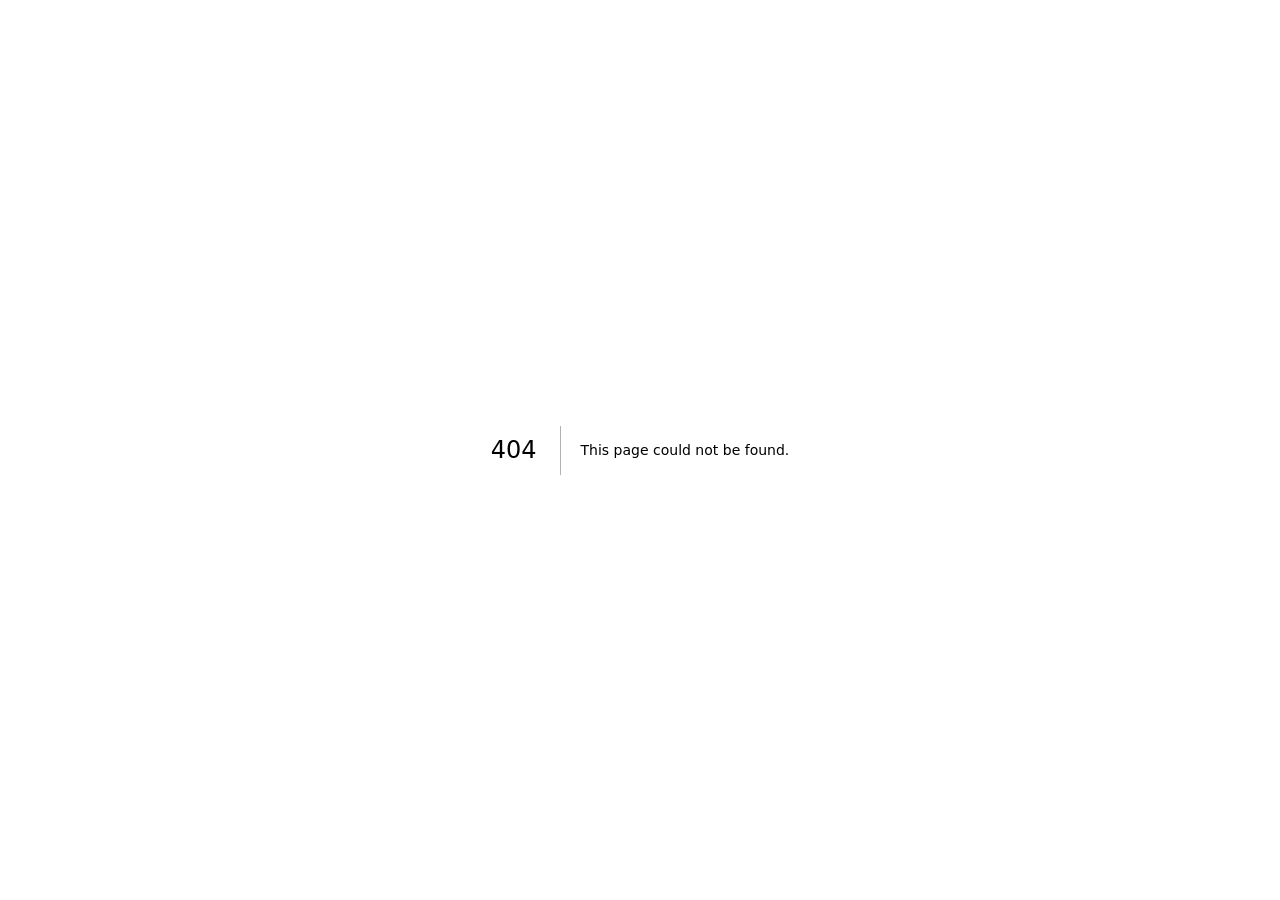
<file: 404/index.html>
<!DOCTYPE html><html lang="en" class="geist_a71539c9-module__T19VSG__variable geist_mono_8d43a2aa-module__8Li5zG__variable h-full antialiased dark"><head><meta charSet="utf-8"/><meta name="viewport" content="width=device-width, initial-scale=1"/><link rel="stylesheet" href="/_next/static/chunks/3_kkh26kszpf9.css" data-precedence="next"/><link rel="preload" as="script" fetchPriority="low" href="/_next/static/chunks/12aruqaur5huj.js"/><script src="/_next/static/chunks/0_i_z5y45w3ww.js" async=""></script><script src="/_next/static/chunks/1mkbuudhndal5.js" async=""></script><script src="/_next/static/chunks/turbopack-180aqnlklkj0g.js" async=""></script><script src="/_next/static/chunks/3fntmmi971322.js" async="" crossorigin=""></script><meta name="robots" content="noindex"/><meta name="theme-color" content="#000000"/><title>Riyadh Air | Flagship Boeing 787 Experience</title><meta name="description" content="Explore the digital-first cabin architecture of the Riyadh Air Boeing 787 Dreamliner. Saudi warmth and luxury Business Class Suites."/><link rel="icon" href="/favicon.ico?favicon.2vob68tjqpejf.ico" sizes="256x256" type="image/x-icon"/><meta name="next-size-adjust" content=""/><title>404: This page could not be found.</title><script src="/_next/static/chunks/0cz1d0mv5g_q7.js" noModule=""></script></head><body class="min-h-full flex flex-col bg-black text-white selection:bg-purple-600 selection:text-white"><div hidden=""><!--$--><!--/$--></div><div style="font-family:system-ui,&quot;Segoe UI&quot;,Roboto,Helvetica,Arial,sans-serif,&quot;Apple Color Emoji&quot;,&quot;Segoe UI Emoji&quot;;height:100vh;text-align:center;display:flex;flex-direction:column;align-items:center;justify-content:center"><div><style>body{color:#000;background:#fff;margin:0}.next-error-h1{border-right:1px solid rgba(0,0,0,.3)}@media (prefers-color-scheme:dark){body{color:#fff;background:#000}.next-error-h1{border-right:1px solid rgba(255,255,255,.3)}}</style><h1 class="next-error-h1" style="display:inline-block;margin:0 20px 0 0;padding:0 23px 0 0;font-size:24px;font-weight:500;vertical-align:top;line-height:49px">404</h1><div style="display:inline-block"><h2 style="font-size:14px;font-weight:400;line-height:49px;margin:0">This page could not be found.</h2></div></div></div><!--$--><!--/$--><script src="/_next/static/chunks/12aruqaur5huj.js" id="_R_" async=""></script><script>(self.__next_f=self.__next_f||[]).push([0])</script><script>self.__next_f.push([1,"1:\"$Sreact.fragment\"\n2:I[39756,[\"/_next/static/chunks/3fntmmi971322.js\"],\"default\"]\n3:I[37457,[\"/_next/static/chunks/3fntmmi971322.js\"],\"default\"]\n4:I[97367,[\"/_next/static/chunks/3fntmmi971322.js\"],\"OutletBoundary\"]\n5:\"$Sreact.suspense\"\n8:I[97367,[\"/_next/static/chunks/3fntmmi971322.js\"],\"ViewportBoundary\"]\na:I[97367,[\"/_next/static/chunks/3fntmmi971322.js\"],\"MetadataBoundary\"]\nc:I[68027,[\"/_next/static/chunks/3fntmmi971322.js\"],\"default\",1]\n:HL[\"/_next/static/chunks/3_kkh26kszpf9.css\",\"style\"]\n7:X\n0:{\"P\":null,\"c\":[\"\",\"_not-found\",\"\"],\"q\":\"\",\"i\":false,\"f\":[[[\"\",{\"children\":[\"/_not-found\",{\"children\":[\"__PAGE__\",{},\"$undefined\",\"$undefined\",4608]},\"$undefined\",\"$undefined\",4608]},\"$undefined\",\"$undefined\",4624],[[\"$\",\"$1\",\"c\",{\"children\":[[[\"$\",\"link\",\"0\",{\"rel\":\"stylesheet\",\"href\":\"/_next/static/chunks/3_kkh26kszpf9.css\",\"precedence\":\"next\",\"crossOrigin\":\"$undefined\",\"nonce\":\"$undefined\"}],[\"$\",\"script\",\"script-0\",{\"src\":\"/_next/static/chunks/3fntmmi971322.js\",\"async\":true,\"nonce\":\"$undefined\"}]],[\"$\",\"html\",null,{\"lang\":\"en\",\"className\":\"geist_a71539c9-module__T19VSG__variable geist_mono_8d43a2aa-module__8Li5zG__variable h-full antialiased dark\",\"children\":[\"$\",\"body\",null,{\"className\":\"min-h-full flex flex-col bg-black text-white selection:bg-purple-600 selection:text-white\",\"children\":[\"$\",\"$L2\",null,{\"parallelRouterKey\":\"children\",\"error\":\"$undefined\",\"errorStyles\":\"$undefined\",\"errorScripts\":\"$undefined\",\"template\":[\"$\",\"$L3\",null,{}],\"templateStyles\":\"$undefined\",\"templateScripts\":\"$undefined\",\"notFound\":[[[\"$\",\"title\",null,{\"children\":\"404: This page could not be found.\"}],[\"$\",\"div\",null,{\"style\":{\"fontFamily\":\"system-ui,\\\"Segoe UI\\\",Roboto,Helvetica,Arial,sans-serif,\\\"Apple Color Emoji\\\",\\\"Segoe UI Emoji\\\"\",\"height\":\"100vh\",\"textAlign\":\"center\",\"display\":\"flex\",\"flexDirection\":\"column\",\"alignItems\":\"center\",\"justifyContent\":\"center\"},\"children\":[\"$\",\"div\",null,{\"children\":[[\"$\",\"style\",null,{\"dangerouslySetInnerHTML\":{\"__html\":\"body{color:#000;background:#fff;margin:0}.next-error-h1{border-right:1px solid rgba(0,0,0,.3)}@media (prefers-color-scheme:dark){body{color:#fff;background:#000}.next-error-h1{border-right:1px solid rgba(255,255,255,.3)}}\"}}],[\"$\",\"h1\",null,{\"className\":\"next-error-h1\",\"style\":{\"display\":\"inline-block\",\"margin\":\"0 20px 0 0\",\"padding\":\"0 23px 0 0\",\"fontSize\":24,\"fontWeight\":500,\"verticalAlign\":\"top\",\"lineHeight\":\"49px\"},\"children\":404}],[\"$\",\"div\",null,{\"style\":{\"display\":\"inline-block\"},\"children\":[\"$\",\"h2\",null,{\"style\":{\"fontSize\":14,\"fontWeight\":400,\"lineHeight\":\"49px\",\"margin\":0},\"children\":\"This page could not be found.\"}]}]]}]}]],[]],\"forbidden\":\"$undefined\",\"unauthorized\":\"$undefined\"}]}]}]]}],{\"children\":[[\"$\",\"$1\",\"c\",{\"children\":[null,[\"$\",\"$L2\",null,{\"parallelRouterKey\":\"children\",\"error\":\"$undefined\",\"errorStyles\":\"$undefined\",\"errorScripts\":\"$undefined\",\"template\":[\"$\",\"$L3\",null,{}],\"templateStyles\":\"$undefined\",\"templateScripts\":\"$undefined\",\"notFound\":\"$undefined\",\"forbidden\":\"$undefined\",\"unauthorized\":\"$undefined\"}]]}],{\"children\":[[\"$\",\"$1\",\"c\",{\"children\":[[[\"$\",\"title\",null,{\"children\":\"404: This page could not be found.\"}],[\"$\",\"div\",null,{\"style\":\"$0:f:0:1:0:props:children:1:props:children:props:children:props:notFound:0:1:props:style\",\"children\":[\"$\",\"div\",null,{\"children\":[[\"$\",\"style\",null,{\"dangerouslySetInnerHTML\":{\"__html\":\"body{color:#000;background:#fff;margin:0}.next-error-h1{border-right:1px solid rgba(0,0,0,.3)}@media (prefers-color-scheme:dark){body{color:#fff;background:#000}.next-error-h1{border-right:1px solid rgba(255,255,255,.3)}}\"}}],[\"$\",\"h1\",null,{\"className\":\"next-error-h1\",\"style\":\"$0:f:0:1:0:props:children:1:props:children:props:children:props:notFound:0:1:props:children:props:children:1:props:style\",\"children\":404}],[\"$\",\"div\",null,{\"style\":\"$0:f:0:1:0:props:children:1:props:children:props:children:props:notFound:0:1:props:children:props:children:2:props:style\",\"children\":[\"$\",\"h2\",null,{\"style\":\"$0:f:0:1:0:props:children:1:props:children:props:children:props:notFound:0:1:props:children:props:children:2:props:children:props:style\",\"children\":\"This page could not be found.\"}]}]]}]}]],null,[\"$\",\"$L4\",null,{\"children\":[\"$\",\"$5\",null,{\"name\":\"Next.MetadataOutlet\",\"children\":\"$@6\"}]}]]}],{},null,false,null]},null,false,\"$7\"]},null,false,null],[\"$\",\"$1\",\"h\",{\"children\":[[\"$\",\"meta\",null,{\"name\":\"robots\",\"content\":\"noindex\"}],[\"$\",\"$L8\",null,{\"children\":\"$L9\"}],[\"$\",\"div\",null,{\"hidden\":true,\"children\":[\"$\",\"$La\",null,{\"children\":[\"$\",\"$5\",null,{\"name\":\"Next.Metadata\",\"children\":\"$Lb\"}]}]}],[\"$\",\"meta\",null,{\"name\":\"next-size-adjust\",\"content\":\"\"}]]}],false]],\"m\":\"$undefined\",\"G\":[\"$c\",[[\"$\",\"link\",\"0\",{\"rel\":\"stylesheet\",\"href\":\"/_next/static/chunks/3_kkh26kszpf9.css\",\"precedence\":\"next\",\"crossOrigin\":\"$undefined\",\"nonce\":\"$undefined\"}]]],\"S\":true,\"h\":null,\"r\":\"$undefined\",\"s\":\"$undefined\",\"a\":\"$undefined\",\"l\":\"$undefined\",\"p\":\"$undefined\",\"d\":\"$undefined\",\"b\":\"3vLfkT5ycay1E_7Dr5rZj\"}\n7:C\n9:[[\"$\",\"meta\",\"0\",{\"charSet\":\"utf-8\"}],[\"$\",\"meta\",\"1\",{\"name\":\"viewport\",\"content\":\"width=device-width, initial-scale=1\"}],[\"$\",\"meta\",\"2\",{\"name\":\"theme-color\",\"content\":\"#000000\"}]]\nd:I[27201,[\"/_next/static/chunks/3fntmmi971322.js\"],\"IconMark\"]\n6:null\nb:[[\"$\",\"title\",\"0\",{\"children\":\"Riyadh Air | Flagship Boeing 787 Experience\"}],[\"$\",\"meta\",\"1\",{\"name\":\"description\",\"content\":\"Explore the digital-first cabin architecture of the Riyadh Air Boeing 787 Dreamliner. Saudi warmth and luxury Business Class Suites.\"}],[\"$\",\"link\",\"2\",{\"rel\":\"icon\",\"href\":\"/favicon.ico?favicon.2vob68tjqpejf.ico\",\"sizes\":\"256x256\",\"type\":\"image/x-icon\"}],[\"$\",\"$Ld\",\"3\",{}]]\n"])</script></body></html>
</file>
<file: _next/static/chunks/3_kkh26kszpf9.css>
@font-face{font-family:Geist;font-style:normal;font-weight:100 900;font-display:swap;src:url(../media/fef07dbb0973bf53-s.3p2_lha1f2xer.woff2)format("woff2");unicode-range:U+460-52F,U+1C80-1C8A,U+20B4,U+2DE0-2DFF,U+A640-A69F,U+FE2E-FE2F}@font-face{font-family:Geist;font-style:normal;font-weight:100 900;font-display:swap;src:url(../media/8a480f0b521d4e75-s.1qq4vpdcun5oj.woff2)format("woff2");unicode-range:U+301,U+400-45F,U+490-491,U+4B0-4B1,U+2116}@font-face{font-family:Geist;font-style:normal;font-weight:100 900;font-display:swap;src:url(../media/53b9e256198e5412-s.390ncx5urfkfu.woff2)format("woff2");unicode-range:U+102-103,U+110-111,U+128-129,U+168-169,U+1A0-1A1,U+1AF-1B0,U+300-301,U+303-304,U+308-309,U+323,U+329,U+1EA0-1EF9,U+20AB}@font-face{font-family:Geist;font-style:normal;font-weight:100 900;font-display:swap;src:url(../media/7178b3e590c64307-s.21jp631_3pja2.woff2)format("woff2");unicode-range:U+100-2BA,U+2BD-2C5,U+2C7-2CC,U+2CE-2D7,U+2DD-2FF,U+304,U+308,U+329,U+1D00-1DBF,U+1E00-1E9F,U+1EF2-1EFF,U+2020,U+20A0-20AB,U+20AD-20C0,U+2113,U+2C60-2C7F,U+A720-A7FF}@font-face{font-family:Geist;font-style:normal;font-weight:100 900;font-display:swap;src:url(../media/caa3a2e1cccd8315-s.p.0wgildi0cnwt9.woff2)format("woff2");unicode-range:U+??,U+131,U+152-153,U+2BB-2BC,U+2C6,U+2DA,U+2DC,U+304,U+308,U+329,U+2000-206F,U+20AC,U+2122,U+2191,U+2193,U+2212,U+2215,U+FEFF,U+FFFD}@font-face{font-family:Geist Fallback;src:local(Arial);ascent-override:95.94%;descent-override:28.16%;line-gap-override:0.0%;size-adjust:104.76%}.geist_a71539c9-module__T19VSG__className{font-family:Geist,Geist Fallback;font-style:normal}.geist_a71539c9-module__T19VSG__variable{--font-geist-sans:"Geist", "Geist Fallback"}
@font-face{font-family:Geist Mono;font-style:normal;font-weight:100 900;font-display:swap;src:url(../media/5ce348bf30bf5439-s.31988l_ccedte.woff2)format("woff2");unicode-range:U+460-52F,U+1C80-1C8A,U+20B4,U+2DE0-2DFF,U+A640-A69F,U+FE2E-FE2F}@font-face{font-family:Geist Mono;font-style:normal;font-weight:100 900;font-display:swap;src:url(../media/4fa387ec64143e14-s.2tuy5pz7dlieh.woff2)format("woff2");unicode-range:U+301,U+400-45F,U+490-491,U+4B0-4B1,U+2116}@font-face{font-family:Geist Mono;font-style:normal;font-weight:100 900;font-display:swap;src:url(../media/6306c77e7c8268e4-s.2dbetqa9o8jxf.woff2)format("woff2");unicode-range:U+2000-2001,U+2004-2008,U+200A,U+23B8-23BD,U+2500-259F}@font-face{font-family:Geist Mono;font-style:normal;font-weight:100 900;font-display:swap;src:url(../media/7d817b4c03b0c5f1-s.1uyisp29ctx0d.woff2)format("woff2");unicode-range:U+102-103,U+110-111,U+128-129,U+168-169,U+1A0-1A1,U+1AF-1B0,U+300-301,U+303-304,U+308-309,U+323,U+329,U+1EA0-1EF9,U+20AB}@font-face{font-family:Geist Mono;font-style:normal;font-weight:100 900;font-display:swap;src:url(../media/bbc41e54d2fcbd21-s.1rgnod-3esatf.woff2)format("woff2");unicode-range:U+100-2BA,U+2BD-2C5,U+2C7-2CC,U+2CE-2D7,U+2DD-2FF,U+304,U+308,U+329,U+1D00-1DBF,U+1E00-1E9F,U+1EF2-1EFF,U+2020,U+20A0-20AB,U+20AD-20C0,U+2113,U+2C60-2C7F,U+A720-A7FF}@font-face{font-family:Geist Mono;font-style:normal;font-weight:100 900;font-display:swap;src:url(../media/797e433ab948586e-s.p.0r6juujl39pe6.woff2)format("woff2");unicode-range:U+??,U+131,U+152-153,U+2BB-2BC,U+2C6,U+2DA,U+2DC,U+304,U+308,U+329,U+2000-206F,U+20AC,U+2122,U+2191,U+2193,U+2212,U+2215,U+FEFF,U+FFFD}@font-face{font-family:Geist Mono Fallback;src:local(Arial);ascent-override:74.67%;descent-override:21.92%;line-gap-override:0.0%;size-adjust:134.59%}.geist_mono_8d43a2aa-module__8Li5zG__className{font-family:Geist Mono,Geist Mono Fallback;font-style:normal}.geist_mono_8d43a2aa-module__8Li5zG__variable{--font-geist-mono:"Geist Mono", "Geist Mono Fallback"}
@layer properties{@supports (((-webkit-hyphens:none)) and (not (margin-trim:inline))) or ((-moz-orient:inline) and (not (color:rgb(from red r g b)))){*,:before,:after,::backdrop{--tw-rotate-x:initial;--tw-rotate-y:initial;--tw-rotate-z:initial;--tw-skew-x:initial;--tw-skew-y:initial;--tw-space-y-reverse:0;--tw-border-style:solid;--tw-gradient-position:initial;--tw-gradient-from:#0000;--tw-gradient-via:#0000;--tw-gradient-to:#0000;--tw-gradient-stops:initial;--tw-gradient-via-stops:initial;--tw-gradient-from-position:0%;--tw-gradient-via-position:50%;--tw-gradient-to-position:100%;--tw-leading:initial;--tw-font-weight:initial;--tw-tracking:initial;--tw-shadow:0 0 #0000;--tw-shadow-color:initial;--tw-shadow-alpha:100%;--tw-inset-shadow:0 0 #0000;--tw-inset-shadow-color:initial;--tw-inset-shadow-alpha:100%;--tw-ring-color:initial;--tw-ring-shadow:0 0 #0000;--tw-inset-ring-color:initial;--tw-inset-ring-shadow:0 0 #0000;--tw-ring-inset:initial;--tw-ring-offset-width:0px;--tw-ring-offset-color:#fff;--tw-ring-offset-shadow:0 0 #0000;--tw-blur:initial;--tw-brightness:initial;--tw-contrast:initial;--tw-grayscale:initial;--tw-hue-rotate:initial;--tw-invert:initial;--tw-opacity:initial;--tw-saturate:initial;--tw-sepia:initial;--tw-drop-shadow:initial;--tw-drop-shadow-color:initial;--tw-drop-shadow-alpha:100%;--tw-drop-shadow-size:initial;--tw-backdrop-blur:initial;--tw-backdrop-brightness:initial;--tw-backdrop-contrast:initial;--tw-backdrop-grayscale:initial;--tw-backdrop-hue-rotate:initial;--tw-backdrop-invert:initial;--tw-backdrop-opacity:initial;--tw-backdrop-saturate:initial;--tw-backdrop-sepia:initial;--tw-duration:initial}}}@layer theme{:root,:host{--font-sans:var(--font-geist-sans), -apple-system, BlinkMacSystemFont, "Segoe UI", Roboto, sans-serif;--color-amber-300:#ffd236;--color-amber-400:#fcbb00;--color-amber-500:#f99c00;--color-amber-600:#dd7400;--color-amber-950:#461901;--color-purple-200:#e9d5ff;--color-purple-300:#d9b3ff;--color-purple-400:#c07eff;--color-purple-500:#ac4bff;--color-purple-600:#9810fa;--color-purple-900:#59168b;--color-purple-950:#3c0366;--color-black:#000;--color-white:#fff;--spacing:.25rem;--container-xs:20rem;--container-sm:24rem;--container-md:28rem;--container-xl:36rem;--container-2xl:42rem;--container-3xl:48rem;--container-7xl:80rem;--text-xs:.75rem;--text-xs--line-height:calc(1 / .75);--text-sm:.875rem;--text-sm--line-height:calc(1.25 / .875);--text-base:1rem;--text-base--line-height:calc(1.5 / 1);--text-lg:1.125rem;--text-lg--line-height:calc(1.75 / 1.125);--text-xl:1.25rem;--text-xl--line-height:calc(1.75 / 1.25);--text-2xl:1.5rem;--text-2xl--line-height:calc(2 / 1.5);--text-3xl:1.875rem;--text-3xl--line-height:calc(2.25 / 1.875);--text-4xl:2.25rem;--text-4xl--line-height:calc(2.5 / 2.25);--text-5xl:3rem;--text-5xl--line-height:1;--font-weight-light:300;--font-weight-normal:400;--font-weight-medium:500;--font-weight-semibold:600;--font-weight-bold:700;--tracking-tight:-.025em;--tracking-wider:.05em;--tracking-widest:.1em;--leading-relaxed:1.625;--radius-xl:.75rem;--radius-2xl:1rem;--radius-3xl:1.5rem;--animate-spin:spin 1s linear infinite;--animate-bounce:bounce 1s infinite;--blur-md:12px;--blur-xl:24px;--blur-2xl:40px;--blur-3xl:64px;--default-transition-duration:.15s;--default-transition-timing-function:cubic-bezier(.4, 0, .2, 1);--default-font-family:var(--font-geist-sans), -apple-system, BlinkMacSystemFont, "Segoe UI", Roboto, sans-serif;--default-mono-font-family:var(--font-geist-mono), monospace}@supports (color:lab(0% 0 0)){:root,:host{--color-amber-300:lab(86.4156% 6.13147 78.3961);--color-amber-400:lab(80.1641% 16.6016 99.2089);--color-amber-500:lab(72.7183% 31.8672 97.9407);--color-amber-600:lab(60.3514% 40.5624 87.1228);--color-amber-950:lab(15.8111% 20.9107 23.3752);--color-purple-200:lab(87.8405% 13.4282 -18.7159);--color-purple-300:lab(78.3298% 26.2195 -34.9499);--color-purple-400:lab(63.6946% 47.6127 -59.2066);--color-purple-500:lab(52.0183% 66.11 -78.2316);--color-purple-600:lab(43.0295% 75.21 -86.5669);--color-purple-900:lab(24.9401% 45.2703 -51.2728);--color-purple-950:lab(14.8253% 38.9005 -44.5861)}}}@layer base{*,:after,:before,::backdrop{box-sizing:border-box;border:0 solid;margin:0;padding:0}::file-selector-button{box-sizing:border-box;border:0 solid;margin:0;padding:0}html,:host{-webkit-text-size-adjust:100%;tab-size:4;line-height:1.5;font-family:var(--default-font-family,-apple-system, BlinkMacSystemFont, "Segoe UI", Roboto, "Helvetica Neue", "Noto Sans", Arial, sans-serif, "Apple Color Emoji", "Segoe UI Emoji", "Segoe UI Symbol", "Noto Color Emoji");font-feature-settings:var(--default-font-feature-settings,normal);font-variation-settings:var(--default-font-variation-settings,normal);-webkit-tap-highlight-color:transparent}hr{height:0;color:inherit;border-top-width:1px}abbr:where([title]){-webkit-text-decoration:underline dotted;text-decoration:underline dotted}h1,h2,h3,h4,h5,h6{font-size:inherit;font-weight:inherit}a{color:inherit;-webkit-text-decoration:inherit;-webkit-text-decoration:inherit;-webkit-text-decoration:inherit;-webkit-text-decoration:inherit;text-decoration:inherit}b,strong{font-weight:bolder}code,kbd,samp,pre{font-family:var(--default-mono-font-family,ui-monospace, SFMono-Regular, Menlo, Monaco, Consolas, "Liberation Mono", "Courier New", monospace);font-feature-settings:var(--default-mono-font-feature-settings,normal);font-variation-settings:var(--default-mono-font-variation-settings,normal);font-size:1em}small{font-size:80%}sub,sup{vertical-align:baseline;font-size:75%;line-height:0;position:relative}sub{bottom:-.25em}sup{top:-.5em}table{text-indent:0;border-color:inherit;border-collapse:collapse}:-moz-focusring:where(:not(iframe)){outline:auto}progress{vertical-align:baseline}summary{display:list-item}ol,ul,menu{list-style:none}img,svg,video,canvas,audio,iframe,embed,object{vertical-align:middle;display:block}img,video{max-width:100%;height:auto}button,input,select,optgroup,textarea{font:inherit;font-feature-settings:inherit;font-variation-settings:inherit;letter-spacing:inherit;color:inherit;opacity:1;background-color:#0000;border-radius:0}::file-selector-button{font:inherit;font-feature-settings:inherit;font-variation-settings:inherit;letter-spacing:inherit;color:inherit;opacity:1;background-color:#0000;border-radius:0}:where(select:is([multiple],[size])) optgroup{font-weight:bolder}:where(select:is([multiple],[size])) optgroup option{padding-inline-start:20px}::file-selector-button{margin-inline-end:4px}::placeholder{opacity:1}@supports (not ((-webkit-appearance:-apple-pay-button))) or (contain-intrinsic-size:1px){::placeholder{color:currentColor}@supports (color:color-mix(in lab, red, red)){::placeholder{color:color-mix(in oklab, currentcolor 50%, transparent)}}}textarea{resize:vertical}::-webkit-search-decoration{-webkit-appearance:none}::-webkit-date-and-time-value{min-height:1lh;text-align:inherit}::-webkit-datetime-edit{display:inline-flex}::-webkit-datetime-edit-fields-wrapper{padding:0}::-webkit-datetime-edit{padding-block:0}::-webkit-datetime-edit-year-field{padding-block:0}::-webkit-datetime-edit-month-field{padding-block:0}::-webkit-datetime-edit-day-field{padding-block:0}::-webkit-datetime-edit-hour-field{padding-block:0}::-webkit-datetime-edit-minute-field{padding-block:0}::-webkit-datetime-edit-second-field{padding-block:0}::-webkit-datetime-edit-millisecond-field{padding-block:0}::-webkit-datetime-edit-meridiem-field{padding-block:0}::-webkit-calendar-picker-indicator{line-height:1}:-moz-ui-invalid{box-shadow:none}button,input:where([type=button],[type=reset],[type=submit]){appearance:button}::file-selector-button{appearance:button}::-webkit-inner-spin-button{height:auto}::-webkit-outer-spin-button{height:auto}[hidden]:where(:not([hidden=until-found])){display:none!important}}@layer components;@layer utilities{.pointer-events-auto{pointer-events:auto}.pointer-events-none{pointer-events:none}.visible{visibility:visible}.absolute{position:absolute}.fixed{position:fixed}.relative{position:relative}.static{position:static}.sticky{position:sticky}.inset-0{inset:0}.inset-x-0{inset-inline:0}.inset-x-4{inset-inline:calc(var(--spacing) * 4)}.inset-x-5{inset-inline:calc(var(--spacing) * 5)}.inset-y-0{inset-block:0}.top-0{top:0}.top-5{top:calc(var(--spacing) * 5)}.right-0{right:0}.right-5{right:calc(var(--spacing) * 5)}.bottom-0{bottom:0}.bottom-5{bottom:calc(var(--spacing) * 5)}.bottom-6{bottom:calc(var(--spacing) * 6)}.left-0{left:0}.z-0{z-index:0}.z-10{z-index:10}.z-20{z-index:20}.z-30{z-index:30}.z-40{z-index:40}.z-50{z-index:50}.col-span-1{grid-column:span 1/span 1}.col-span-2{grid-column:span 2/span 2}.container{width:100%}@media (min-width:40rem){.container{max-width:40rem}}@media (min-width:48rem){.container{max-width:48rem}}@media (min-width:64rem){.container{max-width:64rem}}@media (min-width:80rem){.container{max-width:80rem}}@media (min-width:96rem){.container{max-width:96rem}}.mx-auto{margin-inline:auto}.mt-0\.5{margin-top:calc(var(--spacing) * .5)}.mt-1{margin-top:var(--spacing)}.mt-2{margin-top:calc(var(--spacing) * 2)}.mt-4{margin-top:calc(var(--spacing) * 4)}.mt-8{margin-top:calc(var(--spacing) * 8)}.mb-0\.5{margin-bottom:calc(var(--spacing) * .5)}.mb-1{margin-bottom:var(--spacing)}.mb-1\.5{margin-bottom:calc(var(--spacing) * 1.5)}.mb-2{margin-bottom:calc(var(--spacing) * 2)}.mb-3{margin-bottom:calc(var(--spacing) * 3)}.mb-4{margin-bottom:calc(var(--spacing) * 4)}.mb-6{margin-bottom:calc(var(--spacing) * 6)}.mb-20{margin-bottom:calc(var(--spacing) * 20)}.block{display:block}.contents{display:contents}.flex{display:flex}.grid{display:grid}.hidden{display:none}.h-3\.5{height:calc(var(--spacing) * 3.5)}.h-4{height:calc(var(--spacing) * 4)}.h-5{height:calc(var(--spacing) * 5)}.h-8{height:calc(var(--spacing) * 8)}.h-10{height:calc(var(--spacing) * 10)}.h-16{height:calc(var(--spacing) * 16)}.h-64{height:calc(var(--spacing) * 64)}.h-\[1\.5px\]{height:1.5px}.h-\[1px\]{height:1px}.h-\[100dvh\]{height:100dvh}.h-\[300vh\]{height:300vh}.h-full{height:100%}.min-h-\[38px\]{min-height:38px}.min-h-full{min-height:100%}.min-h-screen{min-height:100vh}.w-3\.5{width:calc(var(--spacing) * 3.5)}.w-4{width:calc(var(--spacing) * 4)}.w-5{width:calc(var(--spacing) * 5)}.w-8{width:calc(var(--spacing) * 8)}.w-16{width:calc(var(--spacing) * 16)}.w-32{width:calc(var(--spacing) * 32)}.w-36{width:calc(var(--spacing) * 36)}.w-44{width:calc(var(--spacing) * 44)}.w-64{width:calc(var(--spacing) * 64)}.w-full{width:100%}.max-w-2xl{max-width:var(--container-2xl)}.max-w-7xl{max-width:var(--container-7xl)}.max-w-md{max-width:var(--container-md)}.max-w-sm{max-width:var(--container-sm)}.max-w-xl{max-width:var(--container-xl)}.max-w-xs{max-width:var(--container-xs)}.flex-1{flex:1}.shrink-0{flex-shrink:0}.rotate-90{rotate:90deg}.transform{transform:var(--tw-rotate-x,) var(--tw-rotate-y,) var(--tw-rotate-z,) var(--tw-skew-x,) var(--tw-skew-y,)}.animate-bounce{animation:var(--animate-bounce)}.animate-spin{animation:var(--animate-spin)}.cursor-pointer{cursor:pointer}.resize{resize:both}.grid-cols-1{grid-template-columns:repeat(1,minmax(0,1fr))}.grid-cols-2{grid-template-columns:repeat(2,minmax(0,1fr))}.flex-col{flex-direction:column}.flex-wrap{flex-wrap:wrap}.items-center{align-items:center}.items-start{align-items:flex-start}.justify-between{justify-content:space-between}.justify-center{justify-content:center}.justify-end{justify-content:flex-end}.gap-1{gap:var(--spacing)}.gap-1\.5{gap:calc(var(--spacing) * 1.5)}.gap-2{gap:calc(var(--spacing) * 2)}.gap-2\.5{gap:calc(var(--spacing) * 2.5)}.gap-3{gap:calc(var(--spacing) * 3)}.gap-4{gap:calc(var(--spacing) * 4)}.gap-5{gap:calc(var(--spacing) * 5)}.gap-6{gap:calc(var(--spacing) * 6)}.gap-8{gap:calc(var(--spacing) * 8)}.gap-10{gap:calc(var(--spacing) * 10)}.gap-12{gap:calc(var(--spacing) * 12)}:where(.space-y-2>:not(:last-child)){--tw-space-y-reverse:0;margin-block-start:calc(calc(var(--spacing) * 2) * var(--tw-space-y-reverse));margin-block-end:calc(calc(var(--spacing) * 2) * calc(1 - var(--tw-space-y-reverse)))}:where(.space-y-4>:not(:last-child)){--tw-space-y-reverse:0;margin-block-start:calc(calc(var(--spacing) * 4) * var(--tw-space-y-reverse));margin-block-end:calc(calc(var(--spacing) * 4) * calc(1 - var(--tw-space-y-reverse)))}.truncate{text-overflow:ellipsis;white-space:nowrap;overflow:hidden}.overflow-hidden{overflow:hidden}.overflow-y-auto{overflow-y:auto}.rounded-2xl{border-radius:var(--radius-2xl)}.rounded-full{border-radius:3.40282e38px}.rounded-xl{border-radius:var(--radius-xl)}.border{border-style:var(--tw-border-style);border-width:1px}.border-2{border-style:var(--tw-border-style);border-width:2px}.border-t{border-top-style:var(--tw-border-style);border-top-width:1px}.border-b{border-bottom-style:var(--tw-border-style);border-bottom-width:1px}.border-amber-400\/25{border-color:#fcbb0040}@supports (color:color-mix(in lab, red, red)){.border-amber-400\/25{border-color:color-mix(in oklab, var(--color-amber-400) 25%, transparent)}}.border-amber-400\/30{border-color:#fcbb004d}@supports (color:color-mix(in lab, red, red)){.border-amber-400\/30{border-color:color-mix(in oklab, var(--color-amber-400) 30%, transparent)}}.border-amber-400\/80{border-color:#fcbb00cc}@supports (color:color-mix(in lab, red, red)){.border-amber-400\/80{border-color:color-mix(in oklab, var(--color-amber-400) 80%, transparent)}}.border-purple-400\/40{border-color:#c07eff66}@supports (color:color-mix(in lab, red, red)){.border-purple-400\/40{border-color:color-mix(in oklab, var(--color-purple-400) 40%, transparent)}}.border-purple-500\/15{border-color:#ac4bff26}@supports (color:color-mix(in lab, red, red)){.border-purple-500\/15{border-color:color-mix(in oklab, var(--color-purple-500) 15%, transparent)}}.border-purple-500\/20{border-color:#ac4bff33}@supports (color:color-mix(in lab, red, red)){.border-purple-500\/20{border-color:color-mix(in oklab, var(--color-purple-500) 20%, transparent)}}.border-purple-500\/25{border-color:#ac4bff40}@supports (color:color-mix(in lab, red, red)){.border-purple-500\/25{border-color:color-mix(in oklab, var(--color-purple-500) 25%, transparent)}}.border-purple-500\/30{border-color:#ac4bff4d}@supports (color:color-mix(in lab, red, red)){.border-purple-500\/30{border-color:color-mix(in oklab, var(--color-purple-500) 30%, transparent)}}.border-purple-950{border-color:var(--color-purple-950)}.border-white\/5{border-color:#ffffff0d}@supports (color:color-mix(in lab, red, red)){.border-white\/5{border-color:color-mix(in oklab, var(--color-white) 5%, transparent)}}.border-white\/10{border-color:#ffffff1a}@supports (color:color-mix(in lab, red, red)){.border-white\/10{border-color:color-mix(in oklab, var(--color-white) 10%, transparent)}}.border-white\/15{border-color:#ffffff26}@supports (color:color-mix(in lab, red, red)){.border-white\/15{border-color:color-mix(in oklab, var(--color-white) 15%, transparent)}}.border-white\/20{border-color:#fff3}@supports (color:color-mix(in lab, red, red)){.border-white\/20{border-color:color-mix(in oklab, var(--color-white) 20%, transparent)}}.border-t-transparent{border-top-color:#0000}.bg-\[\#0B0612\]{background-color:#0b0612}.bg-\[\#000000\]{background-color:#000}.bg-\[\#07030C\]\/85{background-color:#07030cd9;background-color:lab(1.218% 2.03099 -3.07823/.85)}.bg-\[\#121212\]{background-color:#121212}.bg-amber-400\/15{background-color:#fcbb0026}@supports (color:color-mix(in lab, red, red)){.bg-amber-400\/15{background-color:color-mix(in oklab, var(--color-amber-400) 15%, transparent)}}.bg-amber-400\/20{background-color:#fcbb0033}@supports (color:color-mix(in lab, red, red)){.bg-amber-400\/20{background-color:color-mix(in oklab, var(--color-amber-400) 20%, transparent)}}.bg-amber-500\/10{background-color:#f99c001a}@supports (color:color-mix(in lab, red, red)){.bg-amber-500\/10{background-color:color-mix(in oklab, var(--color-amber-500) 10%, transparent)}}.bg-black{background-color:var(--color-black)}.bg-black\/75{background-color:#000000bf}@supports (color:color-mix(in lab, red, red)){.bg-black\/75{background-color:color-mix(in oklab, var(--color-black) 75%, transparent)}}.bg-black\/90{background-color:#000000e6}@supports (color:color-mix(in lab, red, red)){.bg-black\/90{background-color:color-mix(in oklab, var(--color-black) 90%, transparent)}}.bg-black\/95{background-color:#000000f2}@supports (color:color-mix(in lab, red, red)){.bg-black\/95{background-color:color-mix(in oklab, var(--color-black) 95%, transparent)}}.bg-purple-500\/20{background-color:#ac4bff33}@supports (color:color-mix(in lab, red, red)){.bg-purple-500\/20{background-color:color-mix(in oklab, var(--color-purple-500) 20%, transparent)}}.bg-purple-500\/40{background-color:#ac4bff66}@supports (color:color-mix(in lab, red, red)){.bg-purple-500\/40{background-color:color-mix(in oklab, var(--color-purple-500) 40%, transparent)}}.bg-purple-600\/10{background-color:#9810fa1a}@supports (color:color-mix(in lab, red, red)){.bg-purple-600\/10{background-color:color-mix(in oklab, var(--color-purple-600) 10%, transparent)}}.bg-purple-900\/20{background-color:#59168b33}@supports (color:color-mix(in lab, red, red)){.bg-purple-900\/20{background-color:color-mix(in oklab, var(--color-purple-900) 20%, transparent)}}.bg-purple-950\/40{background-color:#3c036666}@supports (color:color-mix(in lab, red, red)){.bg-purple-950\/40{background-color:color-mix(in oklab, var(--color-purple-950) 40%, transparent)}}.bg-purple-950\/60{background-color:#3c036699}@supports (color:color-mix(in lab, red, red)){.bg-purple-950\/60{background-color:color-mix(in oklab, var(--color-purple-950) 60%, transparent)}}.bg-transparent{background-color:#0000}.bg-white{background-color:var(--color-white)}.bg-white\/5{background-color:#ffffff0d}@supports (color:color-mix(in lab, red, red)){.bg-white\/5{background-color:color-mix(in oklab, var(--color-white) 5%, transparent)}}.bg-white\/10{background-color:#ffffff1a}@supports (color:color-mix(in lab, red, red)){.bg-white\/10{background-color:color-mix(in oklab, var(--color-white) 10%, transparent)}}.bg-white\/\[0\.02\]{background-color:#ffffff05}@supports (color:color-mix(in lab, red, red)){.bg-white\/\[0\.02\]{background-color:color-mix(in oklab, var(--color-white) 2%, transparent)}}.bg-gradient-to-b{--tw-gradient-position:to bottom in oklab;background-image:linear-gradient(var(--tw-gradient-stops))}.bg-gradient-to-br{--tw-gradient-position:to bottom right in oklab;background-image:linear-gradient(var(--tw-gradient-stops))}.bg-gradient-to-r{--tw-gradient-position:to right in oklab;background-image:linear-gradient(var(--tw-gradient-stops))}.bg-gradient-to-t{--tw-gradient-position:to top in oklab;background-image:linear-gradient(var(--tw-gradient-stops))}.from-\[\#180A2E\]{--tw-gradient-from:#180a2e;--tw-gradient-stops:var(--tw-gradient-via-stops,var(--tw-gradient-position), var(--tw-gradient-from) var(--tw-gradient-from-position), var(--tw-gradient-to) var(--tw-gradient-to-position))}.from-\[\#C084FC\]{--tw-gradient-from:#c084fc;--tw-gradient-stops:var(--tw-gradient-via-stops,var(--tw-gradient-position), var(--tw-gradient-from) var(--tw-gradient-from-position), var(--tw-gradient-to) var(--tw-gradient-to-position))}.from-\[\#D4AF37\]{--tw-gradient-from:#d4af37;--tw-gradient-stops:var(--tw-gradient-via-stops,var(--tw-gradient-position), var(--tw-gradient-from) var(--tw-gradient-from-position), var(--tw-gradient-to) var(--tw-gradient-to-position))}.from-amber-400{--tw-gradient-from:var(--color-amber-400);--tw-gradient-stops:var(--tw-gradient-via-stops,var(--tw-gradient-position), var(--tw-gradient-from) var(--tw-gradient-from-position), var(--tw-gradient-to) var(--tw-gradient-to-position))}.from-black\/80{--tw-gradient-from:#000c}@supports (color:color-mix(in lab, red, red)){.from-black\/80{--tw-gradient-from:color-mix(in oklab, var(--color-black) 80%, transparent)}}.from-black\/80{--tw-gradient-stops:var(--tw-gradient-via-stops,var(--tw-gradient-position), var(--tw-gradient-from) var(--tw-gradient-from-position), var(--tw-gradient-to) var(--tw-gradient-to-position))}.from-black\/95{--tw-gradient-from:#000000f2}@supports (color:color-mix(in lab, red, red)){.from-black\/95{--tw-gradient-from:color-mix(in oklab, var(--color-black) 95%, transparent)}}.from-black\/95{--tw-gradient-stops:var(--tw-gradient-via-stops,var(--tw-gradient-position), var(--tw-gradient-from) var(--tw-gradient-from-position), var(--tw-gradient-to) var(--tw-gradient-to-position))}.from-purple-900\/30{--tw-gradient-from:#59168b4d}@supports (color:color-mix(in lab, red, red)){.from-purple-900\/30{--tw-gradient-from:color-mix(in oklab, var(--color-purple-900) 30%, transparent)}}.from-purple-900\/30{--tw-gradient-stops:var(--tw-gradient-via-stops,var(--tw-gradient-position), var(--tw-gradient-from) var(--tw-gradient-from-position), var(--tw-gradient-to) var(--tw-gradient-to-position))}.via-\[\#120722\]{--tw-gradient-via:#120722;--tw-gradient-via-stops:var(--tw-gradient-position), var(--tw-gradient-from) var(--tw-gradient-from-position), var(--tw-gradient-via) var(--tw-gradient-via-position), var(--tw-gradient-to) var(--tw-gradient-to-position);--tw-gradient-stops:var(--tw-gradient-via-stops)}.via-\[\#F3E7C4\]{--tw-gradient-via:#f3e7c4;--tw-gradient-via-stops:var(--tw-gradient-position), var(--tw-gradient-from) var(--tw-gradient-from-position), var(--tw-gradient-via) var(--tw-gradient-via-position), var(--tw-gradient-to) var(--tw-gradient-to-position);--tw-gradient-stops:var(--tw-gradient-via-stops)}.via-black\/50{--tw-gradient-via:#00000080}@supports (color:color-mix(in lab, red, red)){.via-black\/50{--tw-gradient-via:color-mix(in oklab, var(--color-black) 50%, transparent)}}.via-black\/50{--tw-gradient-via-stops:var(--tw-gradient-position), var(--tw-gradient-from) var(--tw-gradient-from-position), var(--tw-gradient-via) var(--tw-gradient-via-position), var(--tw-gradient-to) var(--tw-gradient-to-position);--tw-gradient-stops:var(--tw-gradient-via-stops)}.via-purple-950\/20{--tw-gradient-via:#3c036633}@supports (color:color-mix(in lab, red, red)){.via-purple-950\/20{--tw-gradient-via:color-mix(in oklab, var(--color-purple-950) 20%, transparent)}}.via-purple-950\/20{--tw-gradient-via-stops:var(--tw-gradient-position), var(--tw-gradient-from) var(--tw-gradient-from-position), var(--tw-gradient-via) var(--tw-gradient-via-position), var(--tw-gradient-to) var(--tw-gradient-to-position);--tw-gradient-stops:var(--tw-gradient-via-stops)}.to-\[\#0A0412\]{--tw-gradient-to:#0a0412;--tw-gradient-stops:var(--tw-gradient-via-stops,var(--tw-gradient-position), var(--tw-gradient-from) var(--tw-gradient-from-position), var(--tw-gradient-to) var(--tw-gradient-to-position))}.to-\[\#D4AF37\]{--tw-gradient-to:#d4af37;--tw-gradient-stops:var(--tw-gradient-via-stops,var(--tw-gradient-position), var(--tw-gradient-from) var(--tw-gradient-from-position), var(--tw-gradient-to) var(--tw-gradient-to-position))}.to-\[\#F3E7C4\]{--tw-gradient-to:#f3e7c4;--tw-gradient-stops:var(--tw-gradient-via-stops,var(--tw-gradient-position), var(--tw-gradient-from) var(--tw-gradient-from-position), var(--tw-gradient-to) var(--tw-gradient-to-position))}.to-amber-600{--tw-gradient-to:var(--color-amber-600);--tw-gradient-stops:var(--tw-gradient-via-stops,var(--tw-gradient-position), var(--tw-gradient-from) var(--tw-gradient-from-position), var(--tw-gradient-to) var(--tw-gradient-to-position))}.to-amber-950\/20{--tw-gradient-to:#46190133}@supports (color:color-mix(in lab, red, red)){.to-amber-950\/20{--tw-gradient-to:color-mix(in oklab, var(--color-amber-950) 20%, transparent)}}.to-amber-950\/20{--tw-gradient-stops:var(--tw-gradient-via-stops,var(--tw-gradient-position), var(--tw-gradient-from) var(--tw-gradient-from-position), var(--tw-gradient-to) var(--tw-gradient-to-position))}.to-transparent{--tw-gradient-to:transparent;--tw-gradient-stops:var(--tw-gradient-via-stops,var(--tw-gradient-position), var(--tw-gradient-from) var(--tw-gradient-from-position), var(--tw-gradient-to) var(--tw-gradient-to-position))}.object-contain{object-fit:contain}.object-left{object-position:left}.p-1\.5{padding:calc(var(--spacing) * 1.5)}.p-2{padding:calc(var(--spacing) * 2)}.p-3\.5{padding:calc(var(--spacing) * 3.5)}.p-4{padding:calc(var(--spacing) * 4)}.p-6{padding:calc(var(--spacing) * 6)}.p-8{padding:calc(var(--spacing) * 8)}.px-2{padding-inline:calc(var(--spacing) * 2)}.px-2\.5{padding-inline:calc(var(--spacing) * 2.5)}.px-4{padding-inline:calc(var(--spacing) * 4)}.px-5{padding-inline:calc(var(--spacing) * 5)}.px-6{padding-inline:calc(var(--spacing) * 6)}.px-8{padding-inline:calc(var(--spacing) * 8)}.py-0\.5{padding-block:calc(var(--spacing) * .5)}.py-1{padding-block:var(--spacing)}.py-2{padding-block:calc(var(--spacing) * 2)}.py-3{padding-block:calc(var(--spacing) * 3)}.py-3\.5{padding-block:calc(var(--spacing) * 3.5)}.py-4{padding-block:calc(var(--spacing) * 4)}.py-6{padding-block:calc(var(--spacing) * 6)}.py-32{padding-block:calc(var(--spacing) * 32)}.pt-2{padding-top:calc(var(--spacing) * 2)}.pt-3{padding-top:calc(var(--spacing) * 3)}.pt-4{padding-top:calc(var(--spacing) * 4)}.pt-6{padding-top:calc(var(--spacing) * 6)}.pt-8{padding-top:calc(var(--spacing) * 8)}.pt-24{padding-top:calc(var(--spacing) * 24)}.pt-28{padding-top:calc(var(--spacing) * 28)}.pb-10{padding-bottom:calc(var(--spacing) * 10)}.pb-12{padding-bottom:calc(var(--spacing) * 12)}.pb-16{padding-bottom:calc(var(--spacing) * 16)}.pb-\[env\(safe-area-inset-bottom\,0px\)\]{padding-bottom:env(safe-area-inset-bottom,0px)}.text-center{text-align:center}.text-left{text-align:left}.text-right{text-align:right}.font-mono{font-family:var(--font-geist-mono), monospace}.text-2xl{font-size:var(--text-2xl);line-height:var(--tw-leading,var(--text-2xl--line-height))}.text-3xl{font-size:var(--text-3xl);line-height:var(--tw-leading,var(--text-3xl--line-height))}.text-lg{font-size:var(--text-lg);line-height:var(--tw-leading,var(--text-lg--line-height))}.text-sm{font-size:var(--text-sm);line-height:var(--tw-leading,var(--text-sm--line-height))}.text-xl{font-size:var(--text-xl);line-height:var(--tw-leading,var(--text-xl--line-height))}.text-xs{font-size:var(--text-xs);line-height:var(--tw-leading,var(--text-xs--line-height))}.text-\[8px\]{font-size:8px}.text-\[9px\]{font-size:9px}.text-\[10px\]{font-size:10px}.text-\[11px\]{font-size:11px}.leading-relaxed{--tw-leading:var(--leading-relaxed);line-height:var(--leading-relaxed)}.font-bold{--tw-font-weight:var(--font-weight-bold);font-weight:var(--font-weight-bold)}.font-light{--tw-font-weight:var(--font-weight-light);font-weight:var(--font-weight-light)}.font-medium{--tw-font-weight:var(--font-weight-medium);font-weight:var(--font-weight-medium)}.font-normal{--tw-font-weight:var(--font-weight-normal);font-weight:var(--font-weight-normal)}.font-semibold{--tw-font-weight:var(--font-weight-semibold);font-weight:var(--font-weight-semibold)}.tracking-\[0\.2em\]{--tw-tracking:.2em;letter-spacing:.2em}.tracking-\[0\.3em\]{--tw-tracking:.3em;letter-spacing:.3em}.tracking-\[0\.25em\]{--tw-tracking:.25em;letter-spacing:.25em}.tracking-\[0\.35em\]{--tw-tracking:.35em;letter-spacing:.35em}.tracking-tight{--tw-tracking:var(--tracking-tight);letter-spacing:var(--tracking-tight)}.tracking-wider{--tw-tracking:var(--tracking-wider);letter-spacing:var(--tracking-wider)}.tracking-widest{--tw-tracking:var(--tracking-widest);letter-spacing:var(--tracking-widest)}.text-\[\#130924\]{color:#130924}.text-\[\#C084FC\]{color:#c084fc}.text-amber-300{color:var(--color-amber-300)}.text-amber-300\/80{color:#ffd236cc}@supports (color:color-mix(in lab, red, red)){.text-amber-300\/80{color:color-mix(in oklab, var(--color-amber-300) 80%, transparent)}}.text-amber-300\/90{color:#ffd236e6}@supports (color:color-mix(in lab, red, red)){.text-amber-300\/90{color:color-mix(in oklab, var(--color-amber-300) 90%, transparent)}}.text-amber-400{color:var(--color-amber-400)}.text-black{color:var(--color-black)}.text-purple-200{color:var(--color-purple-200)}.text-purple-200\/70{color:#e9d5ffb3}@supports (color:color-mix(in lab, red, red)){.text-purple-200\/70{color:color-mix(in oklab, var(--color-purple-200) 70%, transparent)}}.text-purple-200\/80{color:#e9d5ffcc}@supports (color:color-mix(in lab, red, red)){.text-purple-200\/80{color:color-mix(in oklab, var(--color-purple-200) 80%, transparent)}}.text-purple-200\/90{color:#e9d5ffe6}@supports (color:color-mix(in lab, red, red)){.text-purple-200\/90{color:color-mix(in oklab, var(--color-purple-200) 90%, transparent)}}.text-purple-300{color:var(--color-purple-300)}.text-purple-300\/70{color:#d9b3ffb3}@supports (color:color-mix(in lab, red, red)){.text-purple-300\/70{color:color-mix(in oklab, var(--color-purple-300) 70%, transparent)}}.text-purple-400{color:var(--color-purple-400)}.text-purple-950{color:var(--color-purple-950)}.text-white{color:var(--color-white)}.text-white\/30{color:#ffffff4d}@supports (color:color-mix(in lab, red, red)){.text-white\/30{color:color-mix(in oklab, var(--color-white) 30%, transparent)}}.text-white\/40{color:#fff6}@supports (color:color-mix(in lab, red, red)){.text-white\/40{color:color-mix(in oklab, var(--color-white) 40%, transparent)}}.text-white\/50{color:#ffffff80}@supports (color:color-mix(in lab, red, red)){.text-white\/50{color:color-mix(in oklab, var(--color-white) 50%, transparent)}}.text-white\/60{color:#fff9}@supports (color:color-mix(in lab, red, red)){.text-white\/60{color:color-mix(in oklab, var(--color-white) 60%, transparent)}}.text-white\/70{color:#ffffffb3}@supports (color:color-mix(in lab, red, red)){.text-white\/70{color:color-mix(in oklab, var(--color-white) 70%, transparent)}}.text-white\/85{color:#ffffffd9}@supports (color:color-mix(in lab, red, red)){.text-white\/85{color:color-mix(in oklab, var(--color-white) 85%, transparent)}}.text-white\/90{color:#ffffffe6}@supports (color:color-mix(in lab, red, red)){.text-white\/90{color:color-mix(in oklab, var(--color-white) 90%, transparent)}}.uppercase{text-transform:uppercase}.antialiased{-webkit-font-smoothing:antialiased;-moz-osx-font-smoothing:grayscale}.placeholder-purple-400\/40::placeholder{color:#c07eff66}@supports (color:color-mix(in lab, red, red)){.placeholder-purple-400\/40::placeholder{color:color-mix(in oklab, var(--color-purple-400) 40%, transparent)}}.\[color-scheme\:dark\]{--lightningcss-light: ;--lightningcss-dark:initial;color-scheme:dark}.opacity-0{opacity:0}.opacity-90{opacity:.9}.opacity-100{opacity:1}.shadow-2xl{--tw-shadow:0 25px 50px -12px var(--tw-shadow-color,#00000040);box-shadow:var(--tw-inset-shadow), var(--tw-inset-ring-shadow), var(--tw-ring-offset-shadow), var(--tw-ring-shadow), var(--tw-shadow)}.shadow-\[0_0_30px_rgba\(212\,175\,55\,0\.5\)\]{--tw-shadow:0 0 30px var(--tw-shadow-color,#d4af3780);box-shadow:var(--tw-inset-shadow), var(--tw-inset-ring-shadow), var(--tw-ring-offset-shadow), var(--tw-ring-shadow), var(--tw-shadow)}.shadow-lg{--tw-shadow:0 10px 15px -3px var(--tw-shadow-color,#0000001a), 0 4px 6px -4px var(--tw-shadow-color,#0000001a);box-shadow:var(--tw-inset-shadow), var(--tw-inset-ring-shadow), var(--tw-ring-offset-shadow), var(--tw-ring-shadow), var(--tw-shadow)}.shadow-purple-950\/80{--tw-shadow-color:#3c0366cc}@supports (color:color-mix(in lab, red, red)){.shadow-purple-950\/80{--tw-shadow-color:color-mix(in oklab, color-mix(in oklab, var(--color-purple-950) 80%, transparent) var(--tw-shadow-alpha), transparent)}}.blur-3xl{--tw-blur:blur(var(--blur-3xl));filter:var(--tw-blur,) var(--tw-brightness,) var(--tw-contrast,) var(--tw-grayscale,) var(--tw-hue-rotate,) var(--tw-invert,) var(--tw-saturate,) var(--tw-sepia,) var(--tw-drop-shadow,)}.drop-shadow-\[0_2px_8px_rgba\(0\,0\,0\,0\.9\)\]{--tw-drop-shadow-size:drop-shadow(0 2px 8px var(--tw-drop-shadow-color,#000000e6));--tw-drop-shadow:var(--tw-drop-shadow-size);filter:var(--tw-blur,) var(--tw-brightness,) var(--tw-contrast,) var(--tw-grayscale,) var(--tw-hue-rotate,) var(--tw-invert,) var(--tw-saturate,) var(--tw-sepia,) var(--tw-drop-shadow,)}.drop-shadow-\[0_2px_8px_rgba\(0\,0\,0\,0\.95\)\]{--tw-drop-shadow-size:drop-shadow(0 2px 8px var(--tw-drop-shadow-color,#000000f2));--tw-drop-shadow:var(--tw-drop-shadow-size);filter:var(--tw-blur,) var(--tw-brightness,) var(--tw-contrast,) var(--tw-grayscale,) var(--tw-hue-rotate,) var(--tw-invert,) var(--tw-saturate,) var(--tw-sepia,) var(--tw-drop-shadow,)}.drop-shadow-\[0_2px_12px_rgba\(0\,0\,0\,0\.95\)\]{--tw-drop-shadow-size:drop-shadow(0 2px 12px var(--tw-drop-shadow-color,#000000f2));--tw-drop-shadow:var(--tw-drop-shadow-size);filter:var(--tw-blur,) var(--tw-brightness,) var(--tw-contrast,) var(--tw-grayscale,) var(--tw-hue-rotate,) var(--tw-invert,) var(--tw-saturate,) var(--tw-sepia,) var(--tw-drop-shadow,)}.backdrop-blur-2xl{--tw-backdrop-blur:blur(var(--blur-2xl));-webkit-backdrop-filter:var(--tw-backdrop-blur,) var(--tw-backdrop-brightness,) var(--tw-backdrop-contrast,) var(--tw-backdrop-grayscale,) var(--tw-backdrop-hue-rotate,) var(--tw-backdrop-invert,) var(--tw-backdrop-opacity,) var(--tw-backdrop-saturate,) var(--tw-backdrop-sepia,);backdrop-filter:var(--tw-backdrop-blur,) var(--tw-backdrop-brightness,) var(--tw-backdrop-contrast,) var(--tw-backdrop-grayscale,) var(--tw-backdrop-hue-rotate,) var(--tw-backdrop-invert,) var(--tw-backdrop-opacity,) var(--tw-backdrop-saturate,) var(--tw-backdrop-sepia,)}.backdrop-blur-md{--tw-backdrop-blur:blur(var(--blur-md));-webkit-backdrop-filter:var(--tw-backdrop-blur,) var(--tw-backdrop-brightness,) var(--tw-backdrop-contrast,) var(--tw-backdrop-grayscale,) var(--tw-backdrop-hue-rotate,) var(--tw-backdrop-invert,) var(--tw-backdrop-opacity,) var(--tw-backdrop-saturate,) var(--tw-backdrop-sepia,);backdrop-filter:var(--tw-backdrop-blur,) var(--tw-backdrop-brightness,) var(--tw-backdrop-contrast,) var(--tw-backdrop-grayscale,) var(--tw-backdrop-hue-rotate,) var(--tw-backdrop-invert,) var(--tw-backdrop-opacity,) var(--tw-backdrop-saturate,) var(--tw-backdrop-sepia,)}.backdrop-blur-xl{--tw-backdrop-blur:blur(var(--blur-xl));-webkit-backdrop-filter:var(--tw-backdrop-blur,) var(--tw-backdrop-brightness,) var(--tw-backdrop-contrast,) var(--tw-backdrop-grayscale,) var(--tw-backdrop-hue-rotate,) var(--tw-backdrop-invert,) var(--tw-backdrop-opacity,) var(--tw-backdrop-saturate,) var(--tw-backdrop-sepia,);backdrop-filter:var(--tw-backdrop-blur,) var(--tw-backdrop-brightness,) var(--tw-backdrop-contrast,) var(--tw-backdrop-grayscale,) var(--tw-backdrop-hue-rotate,) var(--tw-backdrop-invert,) var(--tw-backdrop-opacity,) var(--tw-backdrop-saturate,) var(--tw-backdrop-sepia,)}.transition-all{transition-property:all;transition-timing-function:var(--tw-ease,var(--default-transition-timing-function));transition-duration:var(--tw-duration,var(--default-transition-duration))}.transition-colors{transition-property:color,background-color,border-color,outline-color,text-decoration-color,fill,stroke,--tw-gradient-from,--tw-gradient-via,--tw-gradient-to;transition-timing-function:var(--tw-ease,var(--default-transition-timing-function));transition-duration:var(--tw-duration,var(--default-transition-duration))}.transition-opacity{transition-property:opacity;transition-timing-function:var(--tw-ease,var(--default-transition-timing-function));transition-duration:var(--tw-duration,var(--default-transition-duration))}.duration-75{--tw-duration:75ms;transition-duration:75ms}.duration-200{--tw-duration:.2s;transition-duration:.2s}.duration-300{--tw-duration:.3s;transition-duration:.3s}.duration-500{--tw-duration:.5s;transition-duration:.5s}.will-change-\[transform\,opacity\]{will-change:transform,opacity}.select-none{-webkit-user-select:none;user-select:none}@media (hover:hover){.group-hover\:text-amber-300:is(:where(.group):hover *){color:var(--color-amber-300)}.group-hover\:opacity-80:is(:where(.group):hover *){opacity:.8}}.selection\:bg-purple-600 ::selection,.selection\:bg-purple-600::selection{background-color:var(--color-purple-600)}.selection\:text-white ::selection,.selection\:text-white::selection{color:var(--color-white)}@media (hover:hover){.hover\:border-white\/20:hover{border-color:#fff3}@supports (color:color-mix(in lab, red, red)){.hover\:border-white\/20:hover{border-color:color-mix(in oklab, var(--color-white) 20%, transparent)}}.hover\:bg-purple-900\/30:hover{background-color:#59168b4d}@supports (color:color-mix(in lab, red, red)){.hover\:bg-purple-900\/30:hover{background-color:color-mix(in oklab, var(--color-purple-900) 30%, transparent)}}.hover\:bg-purple-900\/40:hover{background-color:#59168b66}@supports (color:color-mix(in lab, red, red)){.hover\:bg-purple-900\/40:hover{background-color:color-mix(in oklab, var(--color-purple-900) 40%, transparent)}}.hover\:bg-white:hover{background-color:var(--color-white)}.hover\:bg-white\/90:hover{background-color:#ffffffe6}@supports (color:color-mix(in lab, red, red)){.hover\:bg-white\/90:hover{background-color:color-mix(in oklab, var(--color-white) 90%, transparent)}}.hover\:bg-white\/\[0\.05\]:hover{background-color:#ffffff0d}@supports (color:color-mix(in lab, red, red)){.hover\:bg-white\/\[0\.05\]:hover{background-color:color-mix(in oklab, var(--color-white) 5%, transparent)}}.hover\:text-black:hover{color:var(--color-black)}.hover\:text-white:hover{color:var(--color-white)}.hover\:shadow-\[0_0_25px_rgba\(212\,175\,55\,0\.4\)\]:hover{--tw-shadow:0 0 25px var(--tw-shadow-color,#d4af3766);box-shadow:var(--tw-inset-shadow), var(--tw-inset-ring-shadow), var(--tw-ring-offset-shadow), var(--tw-ring-shadow), var(--tw-shadow)}}.focus\:border-amber-400\/80:focus{border-color:#fcbb00cc}@supports (color:color-mix(in lab, red, red)){.focus\:border-amber-400\/80:focus{border-color:color-mix(in oklab, var(--color-amber-400) 80%, transparent)}}.focus\:ring-1:focus{--tw-ring-shadow:var(--tw-ring-inset,) 0 0 0 calc(1px + var(--tw-ring-offset-width)) var(--tw-ring-color,currentcolor);box-shadow:var(--tw-inset-shadow), var(--tw-inset-ring-shadow), var(--tw-ring-offset-shadow), var(--tw-ring-shadow), var(--tw-shadow)}.focus\:ring-amber-400:focus{--tw-ring-color:var(--color-amber-400)}.focus\:outline-none:focus{--tw-outline-style:none;outline-style:none}.active\:scale-\[0\.98\]:active{scale:.98}.active\:scale-\[0\.99\]:active{scale:.99}.disabled\:opacity-50:disabled{opacity:.5}@media (min-width:40rem){.sm\:inset-x-12{inset-inline:calc(var(--spacing) * 12)}.sm\:inset-x-16{inset-inline:calc(var(--spacing) * 16)}.sm\:bottom-12{bottom:calc(var(--spacing) * 12)}.sm\:bottom-14{bottom:calc(var(--spacing) * 14)}.sm\:col-span-1{grid-column:span 1/span 1}.sm\:col-span-3{grid-column:span 3/span 3}.sm\:mt-1\.5{margin-top:calc(var(--spacing) * 1.5)}.sm\:mb-4{margin-bottom:calc(var(--spacing) * 4)}.sm\:h-72{height:calc(var(--spacing) * 72)}.sm\:min-h-\[42px\]{min-height:42px}.sm\:w-12{width:calc(var(--spacing) * 12)}.sm\:w-36{width:calc(var(--spacing) * 36)}.sm\:w-40{width:calc(var(--spacing) * 40)}.sm\:w-44{width:calc(var(--spacing) * 44)}.sm\:max-w-md{max-width:var(--container-md)}.sm\:grid-cols-2{grid-template-columns:repeat(2,minmax(0,1fr))}.sm\:grid-cols-3{grid-template-columns:repeat(3,minmax(0,1fr))}.sm\:flex-row{flex-direction:row}.sm\:gap-2{gap:calc(var(--spacing) * 2)}.sm\:gap-12{gap:calc(var(--spacing) * 12)}.sm\:rounded-3xl{border-radius:var(--radius-3xl)}.sm\:bg-black\/75{background-color:#000000bf}@supports (color:color-mix(in lab, red, red)){.sm\:bg-black\/75{background-color:color-mix(in oklab, var(--color-black) 75%, transparent)}}.sm\:p-2\.5{padding:calc(var(--spacing) * 2.5)}.sm\:p-5{padding:calc(var(--spacing) * 5)}.sm\:p-6{padding:calc(var(--spacing) * 6)}.sm\:p-7{padding:calc(var(--spacing) * 7)}.sm\:p-8{padding:calc(var(--spacing) * 8)}.sm\:px-3{padding-inline:calc(var(--spacing) * 3)}.sm\:px-8{padding-inline:calc(var(--spacing) * 8)}.sm\:text-2xl{font-size:var(--text-2xl);line-height:var(--tw-leading,var(--text-2xl--line-height))}.sm\:text-3xl{font-size:var(--text-3xl);line-height:var(--tw-leading,var(--text-3xl--line-height))}.sm\:text-4xl{font-size:var(--text-4xl);line-height:var(--tw-leading,var(--text-4xl--line-height))}.sm\:text-5xl{font-size:var(--text-5xl);line-height:var(--tw-leading,var(--text-5xl--line-height))}.sm\:text-base{font-size:var(--text-base);line-height:var(--tw-leading,var(--text-base--line-height))}.sm\:text-sm{font-size:var(--text-sm);line-height:var(--tw-leading,var(--text-sm--line-height))}.sm\:text-\[10px\]{font-size:10px}}@media (min-width:48rem){.md\:flex{display:flex}.md\:hidden{display:none}.md\:max-w-3xl{max-width:var(--container-3xl)}.md\:grid-cols-2{grid-template-columns:repeat(2,minmax(0,1fr))}.md\:flex-row{flex-direction:row}.md\:items-end{align-items:flex-end}}@media (min-width:64rem){.lg\:col-span-1{grid-column:span 1/span 1}.lg\:grid-cols-3{grid-template-columns:repeat(3,minmax(0,1fr))}.lg\:grid-cols-4{grid-template-columns:repeat(4,minmax(0,1fr))}}}:root{--background:#000;--foreground:#fff;--primary-lavender:#c084fc;--electric-lavender:#a855f7;--champagne-gold:#d4af37;--warm-gold:#e5c158}html{scroll-behavior:smooth;color:#fff;background-color:#000}body{color:#fff;font-family:var(--font-sans);background-color:#000;overflow-x:hidden}::-webkit-scrollbar{width:4px}::-webkit-scrollbar-track{background:#000}::-webkit-scrollbar-thumb{background:#fff3;border-radius:9999px}::-webkit-scrollbar-thumb:hover{background:#fff6}.gold-gradient-text{-webkit-text-fill-color:transparent;background:linear-gradient(135deg,#fff 0%,#f3e7c4 50%,#d4af37 100%);-webkit-background-clip:text}@property --tw-rotate-x{syntax:"*";inherits:false}@property --tw-rotate-y{syntax:"*";inherits:false}@property --tw-rotate-z{syntax:"*";inherits:false}@property --tw-skew-x{syntax:"*";inherits:false}@property --tw-skew-y{syntax:"*";inherits:false}@property --tw-space-y-reverse{syntax:"*";inherits:false;initial-value:0}@property --tw-border-style{syntax:"*";inherits:false;initial-value:solid}@property --tw-gradient-position{syntax:"*";inherits:false}@property --tw-gradient-from{syntax:"<color>";inherits:false;initial-value:#0000}@property --tw-gradient-via{syntax:"<color>";inherits:false;initial-value:#0000}@property --tw-gradient-to{syntax:"<color>";inherits:false;initial-value:#0000}@property --tw-gradient-stops{syntax:"*";inherits:false}@property --tw-gradient-via-stops{syntax:"*";inherits:false}@property --tw-gradient-from-position{syntax:"<length-percentage>";inherits:false;initial-value:0%}@property --tw-gradient-via-position{syntax:"<length-percentage>";inherits:false;initial-value:50%}@property --tw-gradient-to-position{syntax:"<length-percentage>";inherits:false;initial-value:100%}@property --tw-leading{syntax:"*";inherits:false}@property --tw-font-weight{syntax:"*";inherits:false}@property --tw-tracking{syntax:"*";inherits:false}@property --tw-shadow{syntax:"*";inherits:false;initial-value:0 0 #0000}@property --tw-shadow-color{syntax:"*";inherits:false}@property --tw-shadow-alpha{syntax:"<percentage>";inherits:false;initial-value:100%}@property --tw-inset-shadow{syntax:"*";inherits:false;initial-value:0 0 #0000}@property --tw-inset-shadow-color{syntax:"*";inherits:false}@property --tw-inset-shadow-alpha{syntax:"<percentage>";inherits:false;initial-value:100%}@property --tw-ring-color{syntax:"*";inherits:false}@property --tw-ring-shadow{syntax:"*";inherits:false;initial-value:0 0 #0000}@property --tw-inset-ring-color{syntax:"*";inherits:false}@property --tw-inset-ring-shadow{syntax:"*";inherits:false;initial-value:0 0 #0000}@property --tw-ring-inset{syntax:"*";inherits:false}@property --tw-ring-offset-width{syntax:"<length>";inherits:false;initial-value:0}@property --tw-ring-offset-color{syntax:"*";inherits:false;initial-value:#fff}@property --tw-ring-offset-shadow{syntax:"*";inherits:false;initial-value:0 0 #0000}@property --tw-blur{syntax:"*";inherits:false}@property --tw-brightness{syntax:"*";inherits:false}@property --tw-contrast{syntax:"*";inherits:false}@property --tw-grayscale{syntax:"*";inherits:false}@property --tw-hue-rotate{syntax:"*";inherits:false}@property --tw-invert{syntax:"*";inherits:false}@property --tw-opacity{syntax:"*";inherits:false}@property --tw-saturate{syntax:"*";inherits:false}@property --tw-sepia{syntax:"*";inherits:false}@property --tw-drop-shadow{syntax:"*";inherits:false}@property --tw-drop-shadow-color{syntax:"*";inherits:false}@property --tw-drop-shadow-alpha{syntax:"<percentage>";inherits:false;initial-value:100%}@property --tw-drop-shadow-size{syntax:"*";inherits:false}@property --tw-backdrop-blur{syntax:"*";inherits:false}@property --tw-backdrop-brightness{syntax:"*";inherits:false}@property --tw-backdrop-contrast{syntax:"*";inherits:false}@property --tw-backdrop-grayscale{syntax:"*";inherits:false}@property --tw-backdrop-hue-rotate{syntax:"*";inherits:false}@property --tw-backdrop-invert{syntax:"*";inherits:false}@property --tw-backdrop-opacity{syntax:"*";inherits:false}@property --tw-backdrop-saturate{syntax:"*";inherits:false}@property --tw-backdrop-sepia{syntax:"*";inherits:false}@property --tw-duration{syntax:"*";inherits:false}@keyframes spin{to{transform:rotate(360deg)}}@keyframes bounce{0%,to{animation-timing-function:cubic-bezier(.8,0,1,1);transform:translateY(-25%)}50%{animation-timing-function:cubic-bezier(0,0,.2,1);transform:none}}
</file>
